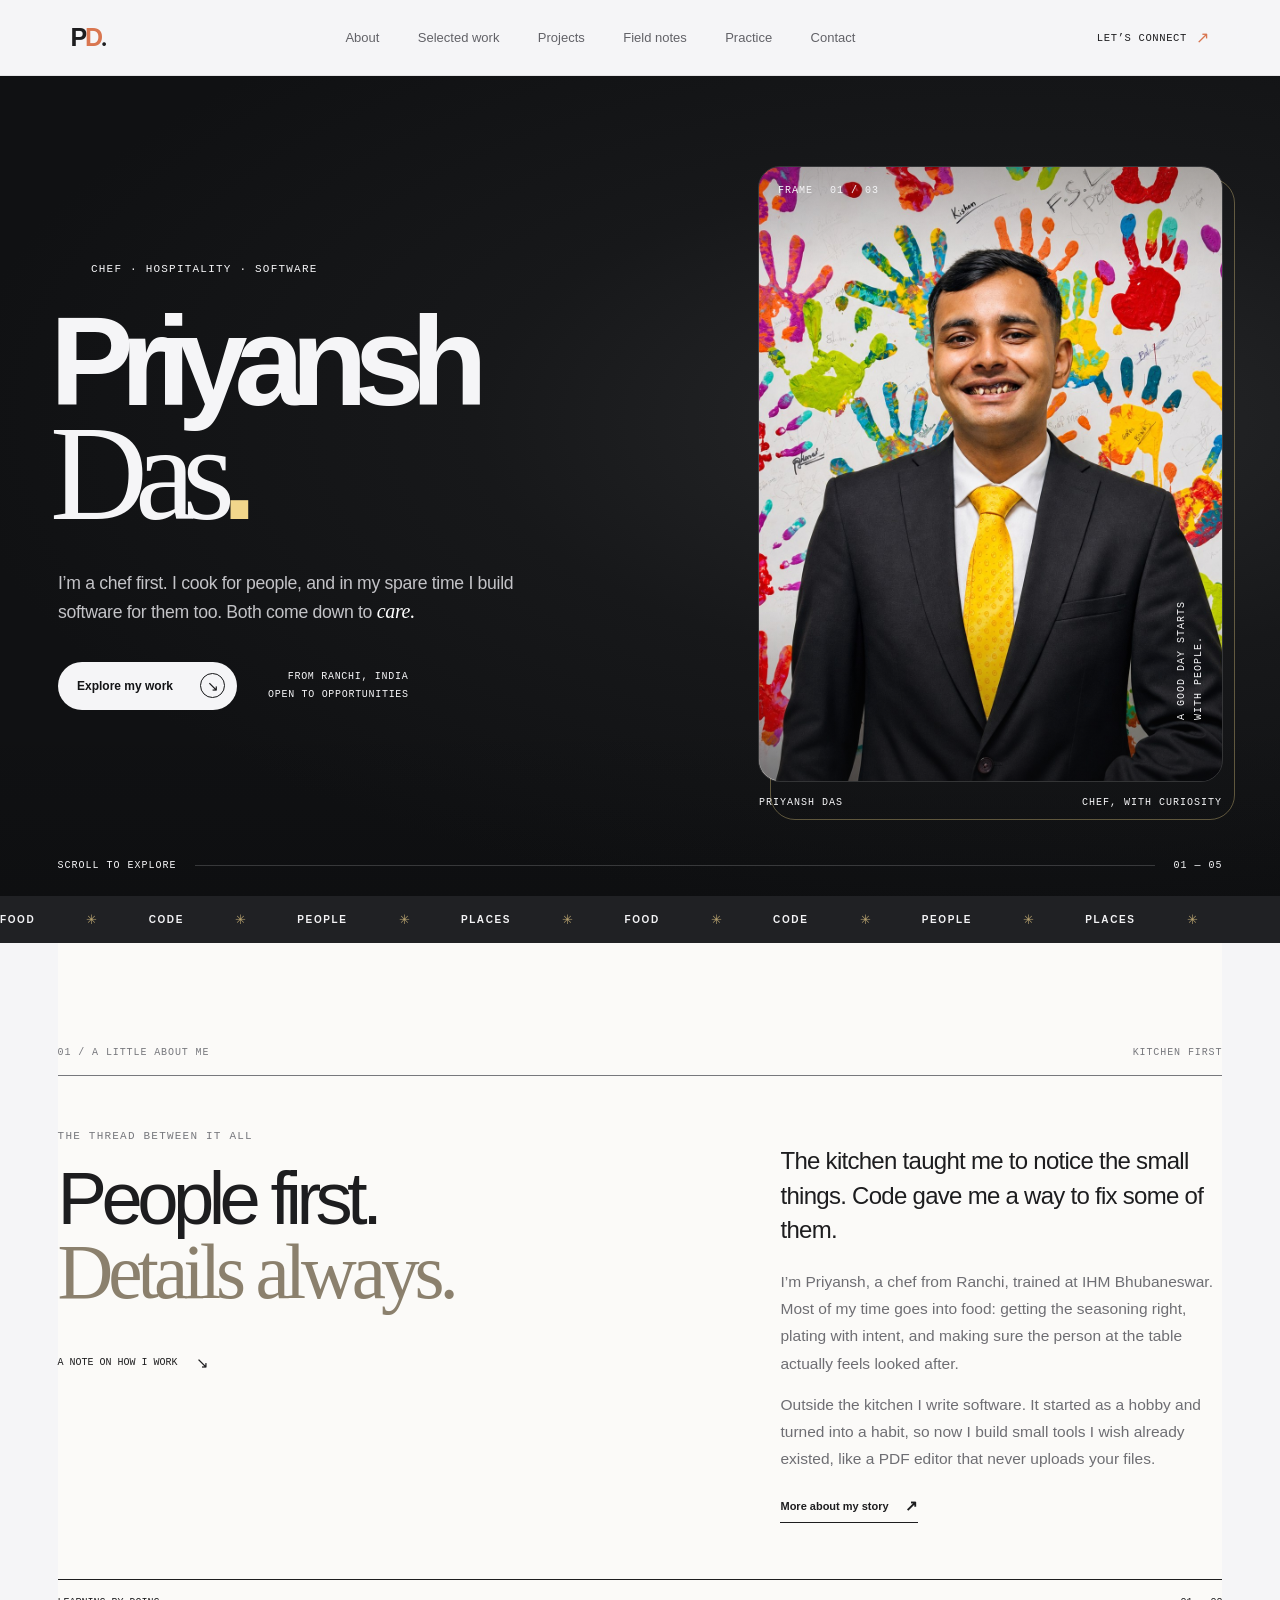
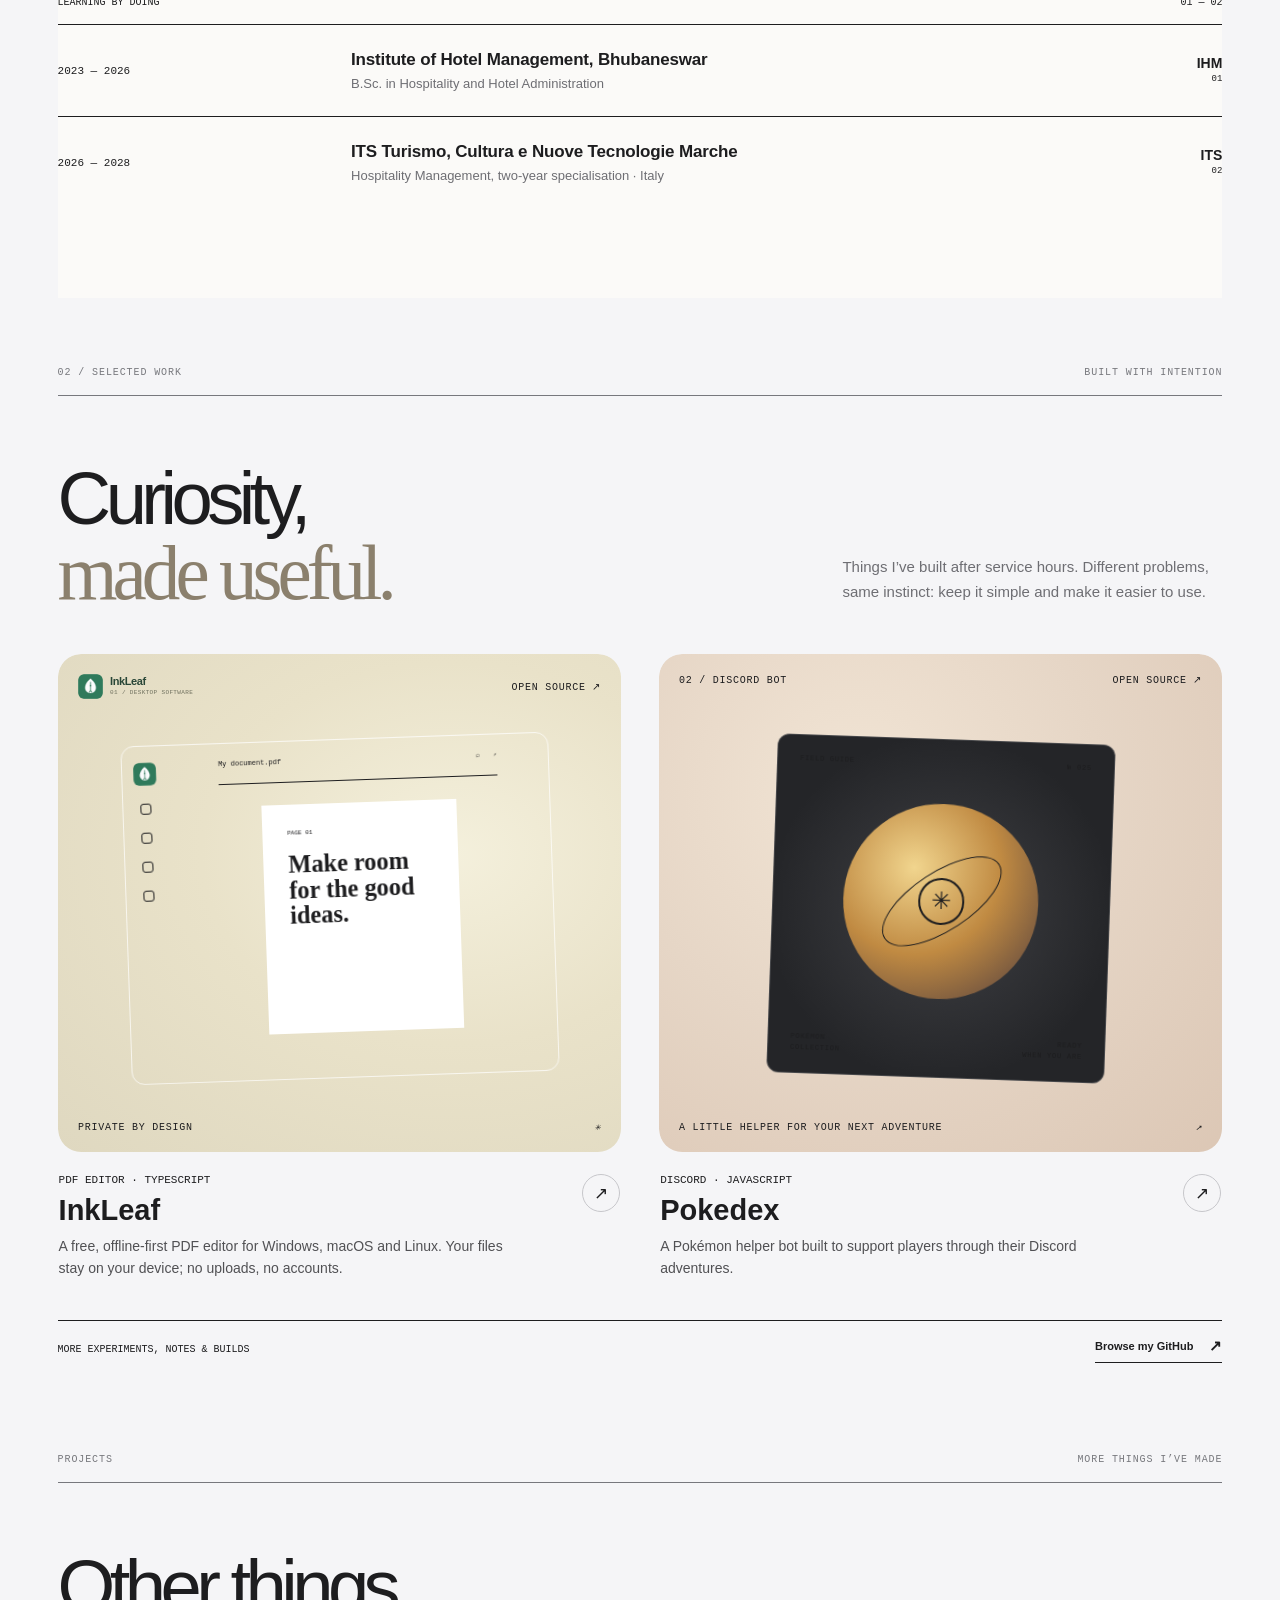
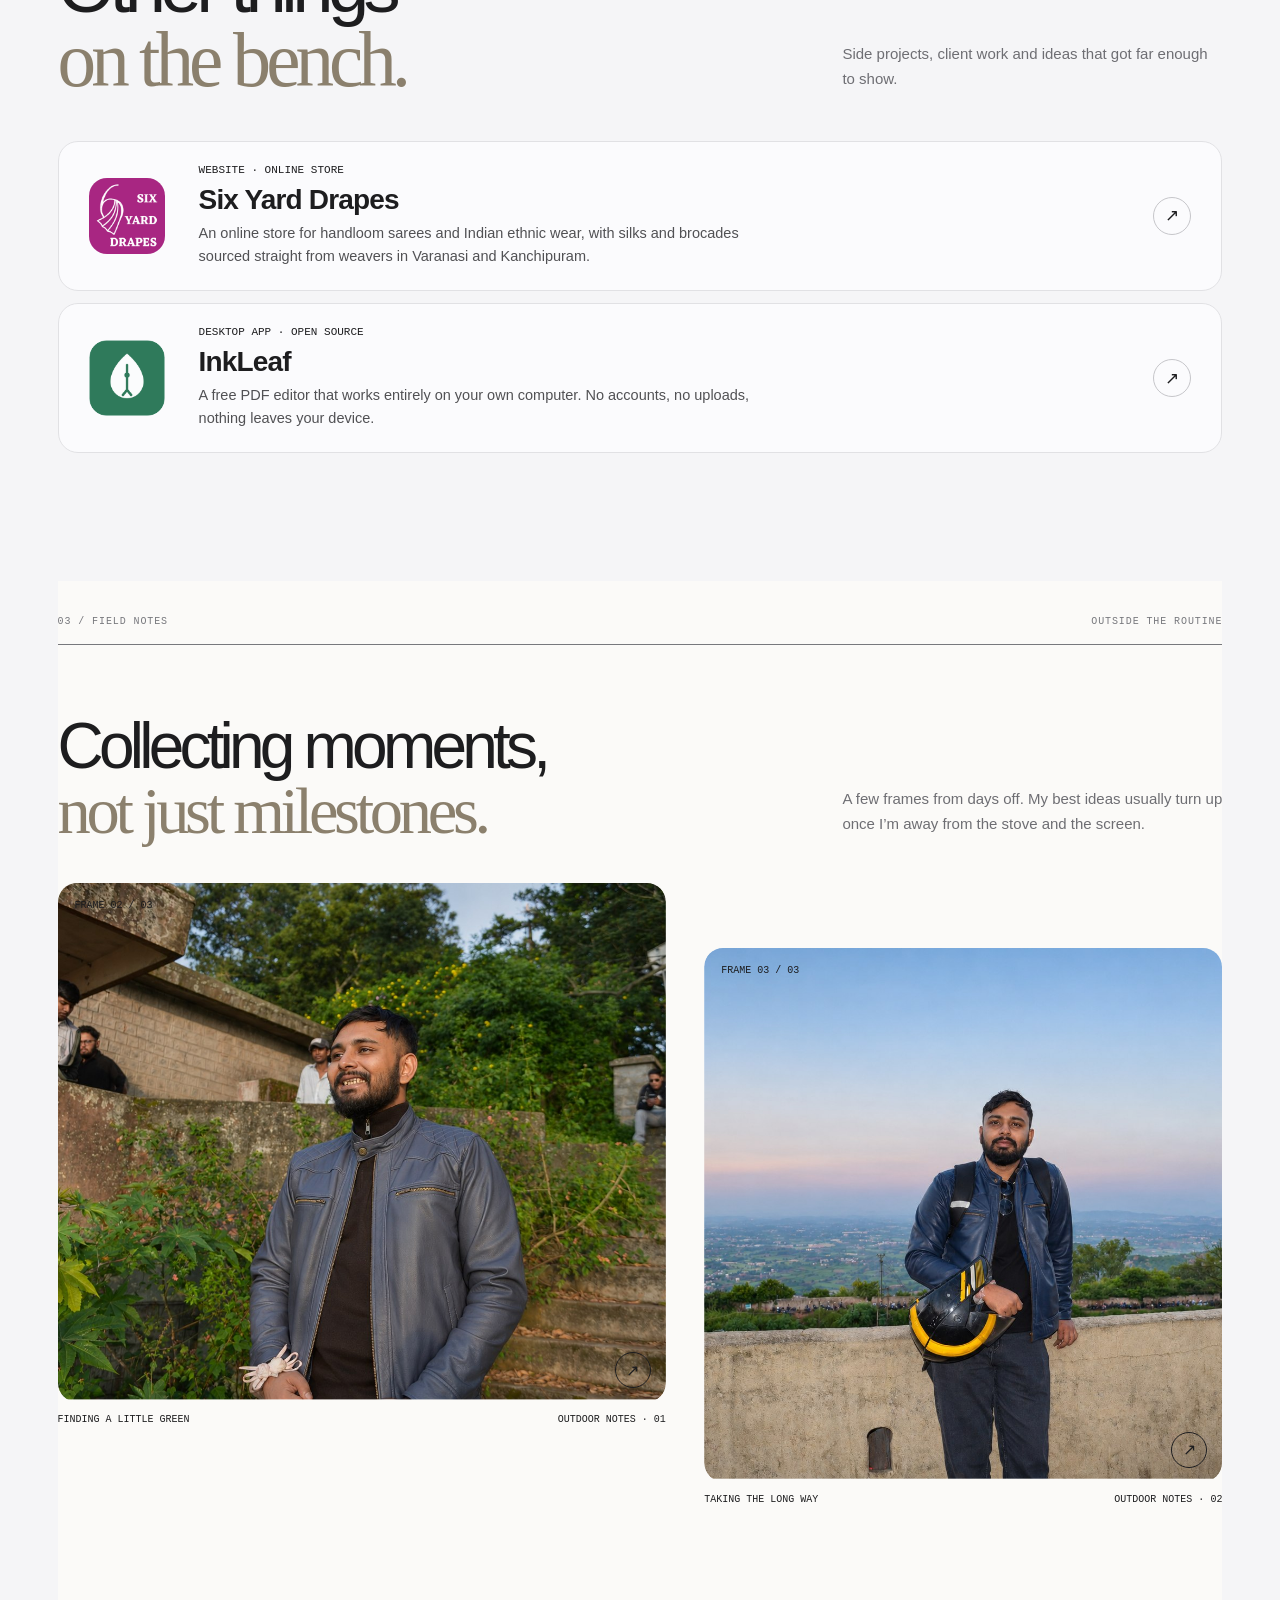
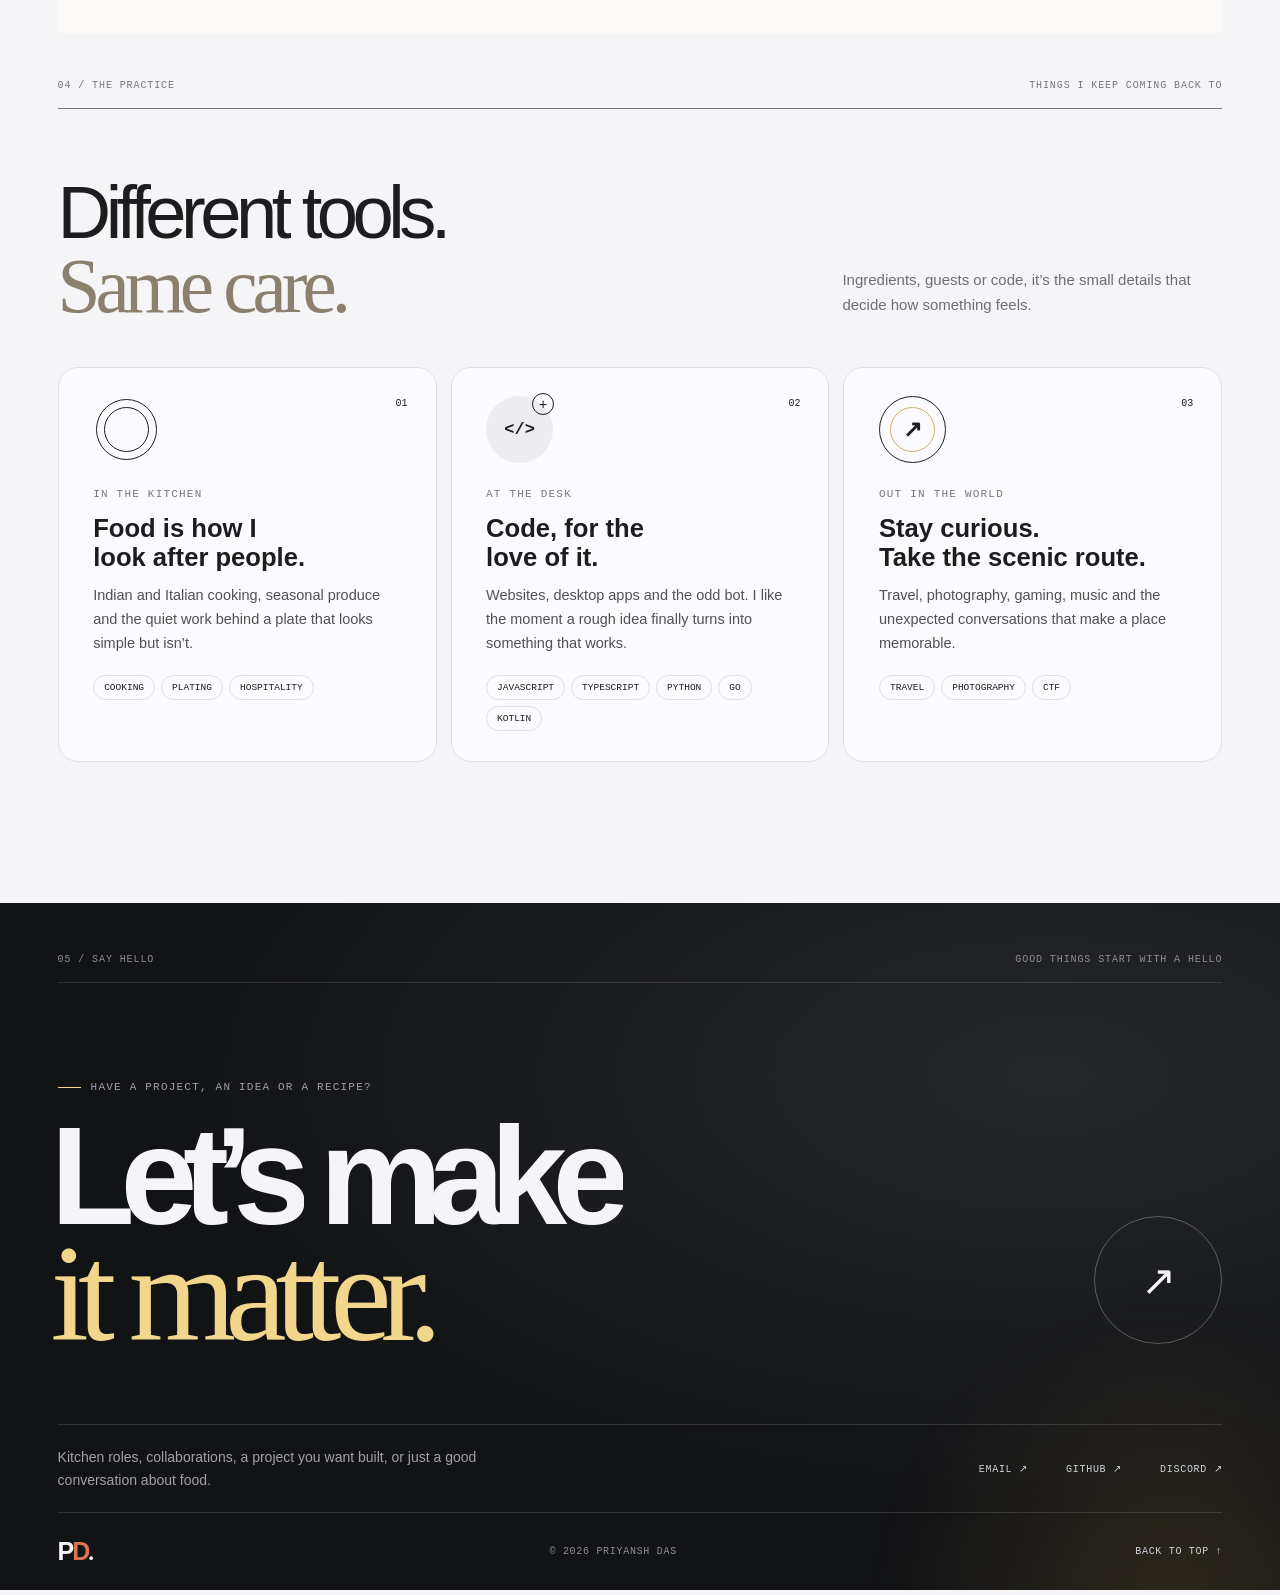
<file: index.html>
<!doctype html>
<!--
  Hidden sections: Projects and Recipes are on the page but switched off.
  To show one, add its name to data-show below, e.g. data-show="recipes"
  or data-show="projects recipes". Leave it empty to keep both hidden.
-->
<html lang="en" data-show="projects">
<head>
  <meta charset="utf-8">
  <meta name="viewport" content="width=device-width, initial-scale=1">
  <meta name="theme-color" content="#17211c">
  <meta name="description" content="Priyansh Das is a chef from India who also builds software. Food, hospitality and code, all made with care.">
  <meta name="author" content="Priyansh Das">
  <link rel="canonical" href="https://priyanshdas.github.io/">
  <link rel="icon" href="assets/favicon.svg" type="image/svg+xml">
  <meta property="og:type" content="website">
  <meta property="og:title" content="Priyansh Das — Chef, Hospitality & Software">
  <meta property="og:description" content="A chef who builds software on the side. Food, people and useful tools, made with care.">
  <meta property="og:url" content="https://priyanshdas.github.io/">
  <meta property="og:image" content="https://priyanshdas.github.io/assets/portrait-editorial.jpg">
  <title>Priyansh Das — Chef, Hospitality &amp; Software</title>
  <link rel="preconnect" href="https://fonts.googleapis.com">
  <link rel="preconnect" href="https://fonts.gstatic.com" crossorigin>
  <link href="https://fonts.googleapis.com/css2?family=DM+Mono:wght@400;500&family=DM+Sans:wght@400;500;600;700&family=Manrope:wght@400;500;600;700;800&family=Playfair+Display:ital,wght@0,500;0,600;1,500;1,600&display=swap" rel="stylesheet">
  <link rel="stylesheet" href="styles-base.css">
  <link rel="stylesheet" href="styles.css">
  <script defer src="script.js"></script>
  <script defer src="motion.js"></script>
</head>
<body>
  <a class="skip-link" href="#main">Skip to content</a>
  <div class="reading-progress" aria-hidden="true"></div>
  <header class="site-header">
    <a class="wordmark" href="#home" aria-label="Priyansh Das, home">P<span>D</span><i>.</i></a>
    <nav class="desktop-nav" aria-label="Main navigation">
      <a href="#about">About</a>
      <a href="#work">Selected work</a>
      <a href="#projects" data-feature="projects">Projects</a>
      <a href="#field-notes">Field notes</a>
      <a href="#practice">Practice</a>
      <a href="#recipes" data-feature="recipes">Recipes</a>
      <a href="#contact">Contact</a>
    </nav>
    <a class="header-link" href="mailto:priyanshdas10092004@gmail.com">LET’S CONNECT <span aria-hidden="true">↗</span></a>
    <button class="menu-toggle" type="button" aria-label="Open navigation" aria-expanded="false" aria-controls="mobile-nav">
      <span></span><span></span>
    </button>
  </header>
  <nav class="mobile-nav" id="mobile-nav" aria-label="Mobile navigation" aria-hidden="true">
    <a href="#about">About <span>01</span></a>
    <a href="#work">Selected work <span>02</span></a>
    <a href="#projects" data-feature="projects">Projects <span>+</span></a>
    <a href="#field-notes">Field notes <span>03</span></a>
    <a href="#practice">Practice <span>04</span></a>
    <a href="#recipes" data-feature="recipes">Recipes <span>+</span></a>
    <a href="#contact">Contact <span>05</span></a>
    <p>CHEF · HOSPITALITY · SOFTWARE</p>
  </nav>

  <main id="main">
    <section class="hero" id="home" aria-labelledby="hero-title">
      <div class="hero-gridmark" aria-hidden="true"></div>
      <div class="hero-inner">
        <div class="hero-copy">
          <p class="eyebrow"><span class="eyebrow-line"></span> CHEF · HOSPITALITY · SOFTWARE</p>
          <h1 id="hero-title">Priyansh<br><em>Das</em><span class="title-dot">.</span></h1>
          <p class="hero-statement">I’m a chef first. I cook for people, and in my spare time I build software for them too. Both come down to <em>care.</em></p>
          <div class="hero-bottom-row">
            <a class="hero-button" href="#work"><span>Explore my work</span><i aria-hidden="true">↘</i></a>
            <span class="hero-location"><b></b> FROM RANCHI, INDIA<br>OPEN TO OPPORTUNITIES</span>
          </div>
        </div>

        <figure class="portrait-wrap" data-tilt>
          <div class="portrait-outline" aria-hidden="true"></div>
          <div class="portrait-frame">
            <img src="assets/portrait-editorial.jpg" alt="Priyansh in a dark suit and yellow tie, in front of a colorful handprint wall" fetchpriority="high">
            <span class="portrait-id">FRAME <b>01 / 03</b></span>
            <span class="portrait-side-note">A GOOD DAY STARTS<br>WITH PEOPLE.</span>
          </div>
          <figcaption><span>PRIYANSH DAS</span><span>CHEF, WITH CURIOSITY</span></figcaption>
        </figure>
      </div>
      <div class="hero-foot"><span>SCROLL TO EXPLORE</span><span class="hero-foot-line"></span><span>01 — 05</span></div>
    </section>

    <div class="ticker" aria-label="Food, code, people and places">
      <div class="ticker-track" aria-hidden="true">
        <span>FOOD</span><i>✳</i><span>CODE</span><i>✳</i><span>PEOPLE</span><i>✳</i><span>PLACES</span><i>✳</i>
        <span>FOOD</span><i>✳</i><span>CODE</span><i>✳</i><span>PEOPLE</span><i>✳</i><span>PLACES</span><i>✳</i>
      </div>
    </div>

    <section class="about section-shell" id="about" aria-labelledby="about-title">
      <div class="section-head"><span>01 / A LITTLE ABOUT ME</span><span>KITCHEN FIRST</span></div>
      <div class="about-layout">
        <div class="about-heading" data-reveal>
          <p class="eyebrow eyebrow-dark">THE THREAD BETWEEN IT ALL</p>
          <h2 id="about-title">People first.<br><em>Details always.</em></h2>
          <span class="about-index">A NOTE ON HOW I WORK <b>↘</b></span>
        </div>
        <div class="about-copy" data-reveal>
          <p class="about-lede">The kitchen taught me to notice the small things. Code gave me a way to fix some of them.</p>
          <p>I’m Priyansh, a chef from Ranchi, trained at IHM Bhubaneswar. Most of my time goes into food: getting the seasoning right, plating with intent, and making sure the person at the table actually feels looked after.</p>
          <p>Outside the kitchen I write software. It started as a hobby and turned into a habit, so now I build small tools I wish already existed, like a PDF editor that never uploads your files.</p>
          <a class="arrow-link" href="https://priyanshdas.github.io/wiki/" target="_blank" rel="noopener noreferrer">More about my story <span>↗</span></a>
        </div>
      </div>
      <div class="education">
        <div class="education-label"><span>LEARNING BY DOING</span><b>01 — 02</b></div>
        <article class="education-item">
          <span class="education-year">2023 — 2026</span>
          <div><h3>Institute of Hotel Management, Bhubaneswar</h3><p>B.Sc. in Hospitality and Hotel Administration</p></div>
          <span class="education-mark">IHM<br><i>01</i></span>
        </article>
        <article class="education-item">
          <span class="education-year">2026 — 2028</span>
          <div><h3>ITS Turismo, Cultura e Nuove Tecnologie Marche</h3><p>Hospitality Management, two-year specialisation · Italy</p></div>
          <span class="education-mark">ITS<br><i>02</i></span>
        </article>
      </div>
    </section>

    <section class="work section-shell" id="work" aria-labelledby="work-title">
      <div class="section-head"><span>02 / SELECTED WORK</span><span>BUILT WITH INTENTION</span></div>
      <div class="work-intro">
        <h2 id="work-title">Curiosity,<br><em>made useful.</em></h2>
        <p>Things I’ve built after service hours. Different problems, same instinct: keep it simple and make it easier to use.</p>
      </div>
      <div class="projects">
        <a class="project project-inkleaf" href="https://priyanshdas.github.io/inkleaf/" target="_blank" rel="noopener noreferrer" data-reveal>
          <div class="project-visual inkleaf-visual">
            <div class="visual-topline"><span class="visual-brand"><img src="assets/inkleaf-icon.png" alt=""><span><b>InkLeaf</b><small>01 / DESKTOP SOFTWARE</small></span></span><span>OPEN SOURCE ↗</span></div>
            <div class="app-window">
              <div class="app-sidebar" aria-hidden="true"><div class="app-brand"><img src="assets/inkleaf-icon.png" alt=""></div><i></i><i></i><i></i><i></i><span></span></div>
              <div class="app-main">
                <div class="app-toolbar"><span>My document.pdf</span><b>⌕ &nbsp; ↗</b></div>
                <div class="app-paper"><span class="paper-label">PAGE 01</span><b>Make room<br>for the good<br>ideas.</b><i></i><i></i><i></i></div>
              </div>
            </div>
            <span class="visual-caption">PRIVATE BY DESIGN <i>✳</i></span>
          </div>
          <div class="project-info">
            <div><p class="project-kicker">PDF EDITOR <span>·</span> TYPESCRIPT</p><h3>InkLeaf</h3><p>A free, offline-first PDF editor for Windows, macOS and Linux. Your files stay on your device; no uploads, no accounts.</p></div>
            <span class="project-arrow" aria-hidden="true">↗</span>
          </div>
        </a>

        <a class="project project-pokedex" href="https://github.com/priyanshdas/Pokedex-Discord" target="_blank" rel="noopener noreferrer" data-reveal>
          <div class="project-visual pokedex-visual">
            <div class="visual-topline"><span>02 / DISCORD BOT</span><span>OPEN SOURCE ↗</span></div>
            <div class="dex-card">
              <div class="dex-header"><span>FIELD GUIDE</span><b>№ 025</b></div>
              <div class="dex-orbit"><span class="dex-sun"></span><span class="dex-ring"></span><span class="dex-dot"></span><b>✳</b></div>
              <div class="dex-footer"><span>POKÉMON<br>COLLECTION</span><span>READY<br>WHEN YOU ARE</span></div>
            </div>
            <span class="visual-caption">A LITTLE HELPER FOR YOUR NEXT ADVENTURE <i>↗</i></span>
          </div>
          <div class="project-info">
            <div><p class="project-kicker">DISCORD <span>·</span> JAVASCRIPT</p><h3>Pokedex</h3><p>A Pokémon helper bot built to support players through their Discord adventures.</p></div>
            <span class="project-arrow" aria-hidden="true">↗</span>
          </div>
        </a>
      </div>
      <div class="work-footer"><span>MORE EXPERIMENTS, NOTES &amp; BUILDS</span><a class="arrow-link" href="https://github.com/priyanshdas" target="_blank" rel="noopener noreferrer">Browse my GitHub <span>↗</span></a></div>
    </section>

    <!-- PROJECTS (hidden until "projects" is in data-show on <html>) -->
    <section class="side-projects section-shell" id="projects" data-feature="projects" aria-labelledby="projects-title">
      <div class="section-head"><span>PROJECTS</span><span>MORE THINGS I’VE MADE</span></div>
      <div class="work-intro">
        <h2 id="projects-title">Other things<br><em>on the bench.</em></h2>
        <p>Side projects, client work and ideas that got far enough to show.</p>
      </div>
      <div class="side-project-list">
        <a class="side-project" href="https://sixyarddrapes.com/" target="_blank" rel="noopener noreferrer" data-reveal>
          <span class="side-project-mark side-project-mark-drapes" aria-hidden="true"><img src="assets/six-yard-drapes-logo.png" alt="" width="76" height="76" loading="lazy"></span>
          <div class="side-project-body">
            <p class="project-kicker">WEBSITE <span>·</span> ONLINE STORE</p>
            <h3>Six Yard Drapes</h3>
            <p>An online store for handloom sarees and Indian ethnic wear, with silks and brocades sourced straight from weavers in Varanasi and Kanchipuram.</p>
          </div>
          <span class="project-arrow" aria-hidden="true">↗</span>
        </a>
        <a class="side-project" href="https://priyanshdas.github.io/inkleaf/" target="_blank" rel="noopener noreferrer" data-reveal>
          <span class="side-project-mark side-project-mark-inkleaf" aria-hidden="true"><img src="assets/inkleaf-icon.png" alt=""></span>
          <div class="side-project-body">
            <p class="project-kicker">DESKTOP APP <span>·</span> OPEN SOURCE</p>
            <h3>InkLeaf</h3>
            <p>A free PDF editor that works entirely on your own computer. No accounts, no uploads, nothing leaves your device.</p>
          </div>
          <span class="project-arrow" aria-hidden="true">↗</span>
        </a>
      </div>
    </section>

    <section class="field-notes section-shell" id="field-notes" aria-labelledby="field-title">
      <div class="section-head"><span>03 / FIELD NOTES</span><span>OUTSIDE THE ROUTINE</span></div>
      <div class="field-heading">
        <h2 id="field-title">Collecting moments,<br><em>not just milestones.</em></h2>
        <p>A few frames from days off. My best ideas usually turn up once I’m away from the stove and the screen.</p>
      </div>
      <div class="photo-grid">
        <figure class="field-photo field-photo-wide" data-reveal>
          <div class="field-image"><img src="assets/field-notes-garden.jpg" alt="Priyansh outdoors beside a stone wall and green hillside" loading="lazy"><span class="photo-number">FRAME 02 / 03</span><span class="photo-arrow" aria-hidden="true">↗</span></div>
          <figcaption><span>FINDING A LITTLE GREEN</span><span>OUTDOOR NOTES · 01</span></figcaption>
        </figure>
        <figure class="field-photo field-photo-tall" data-reveal>
          <div class="field-image"><img src="assets/field-notes-overlook.jpg" alt="Priyansh at a scenic overlook with a black and yellow helmet" loading="lazy"><span class="photo-number">FRAME 03 / 03</span><span class="photo-arrow" aria-hidden="true">↗</span></div>
          <figcaption><span>TAKING THE LONG WAY</span><span>OUTDOOR NOTES · 02</span></figcaption>
        </figure>
      </div>
    </section>

    <section class="practice section-shell" id="practice" aria-labelledby="practice-title">
      <div class="section-head"><span>04 / THE PRACTICE</span><span>THINGS I KEEP COMING BACK TO</span></div>
      <div class="practice-head"><h2 id="practice-title">Different tools.<br><em>Same care.</em></h2><p>Ingredients, guests or code, it’s the small details that decide how something feels.</p></div>
      <div class="practice-grid">
        <article class="practice-card"><span class="practice-no">01</span><div class="practice-icon plate-icon" aria-hidden="true"><i></i><b></b><span></span></div><p class="eyebrow eyebrow-dark">IN THE KITCHEN</p><h3>Food is how I<br>look after people.</h3><p>Indian and Italian cooking, seasonal produce and the quiet work behind a plate that looks simple but isn’t.</p><div class="practice-tags"><span>COOKING</span><span>PLATING</span><span>HOSPITALITY</span></div></article>
        <article class="practice-card"><span class="practice-no">02</span><div class="practice-icon code-icon" aria-hidden="true"><b>&lt;/&gt;</b><i>+</i></div><p class="eyebrow eyebrow-dark">AT THE DESK</p><h3>Code, for the<br>love of it.</h3><p>Websites, desktop apps and the odd bot. I like the moment a rough idea finally turns into something that works.</p><div class="practice-tags"><span>JAVASCRIPT</span><span>TYPESCRIPT</span><span>PYTHON</span><span>GO</span><span>KOTLIN</span></div></article>
        <article class="practice-card"><span class="practice-no">03</span><div class="practice-icon compass-icon" aria-hidden="true"><b>↗</b><i></i><span></span></div><p class="eyebrow eyebrow-dark">OUT IN THE WORLD</p><h3>Stay curious.<br>Take the scenic route.</h3><p>Travel, photography, gaming, music and the unexpected conversations that make a place memorable.</p><div class="practice-tags"><span>TRAVEL</span><span>PHOTOGRAPHY</span><span>CTF</span></div></article>
      </div>
    </section>

    <!-- RECIPES (hidden until "recipes" is in data-show on <html>) -->
    <section class="recipes section-shell" id="recipes" data-feature="recipes" aria-labelledby="recipes-title">
      <div class="section-head"><span>RECIPES</span><span>FROM MY KITCHEN</span></div>
      <div class="practice-head">
        <h2 id="recipes-title">Cooked, tested,<br><em>written down.</em></h2>
        <p>A few dishes I keep coming back to, written so you can make them at home.</p>
      </div>
      <!-- Placeholder cards: swap the text, and replace .recipe-photo with an <img> when you have photos -->
      <div class="recipe-grid">
          <article class="recipe-card" data-reveal>
            <div class="recipe-photo" aria-hidden="true"><span>PHOTO</span></div>
            <div class="recipe-body">
              <p class="project-kicker">COURSE <span>·</span> CUISINE</p>
              <h3>Recipe name</h3>
              <p>One or two lines on the dish: where it comes from, what makes it worth cooking.</p>
              <dl class="recipe-meta"><div><dt>SERVES</dt><dd>—</dd></div><div><dt>PREP</dt><dd>—</dd></div><div><dt>COOK</dt><dd>—</dd></div></dl>
            </div>
          </article>
          <article class="recipe-card" data-reveal>
            <div class="recipe-photo" aria-hidden="true"><span>PHOTO</span></div>
            <div class="recipe-body">
              <p class="project-kicker">COURSE <span>·</span> CUISINE</p>
              <h3>Recipe name</h3>
              <p>One or two lines on the dish: where it comes from, what makes it worth cooking.</p>
              <dl class="recipe-meta"><div><dt>SERVES</dt><dd>—</dd></div><div><dt>PREP</dt><dd>—</dd></div><div><dt>COOK</dt><dd>—</dd></div></dl>
            </div>
          </article>
          <article class="recipe-card" data-reveal>
            <div class="recipe-photo" aria-hidden="true"><span>PHOTO</span></div>
            <div class="recipe-body">
              <p class="project-kicker">COURSE <span>·</span> CUISINE</p>
              <h3>Recipe name</h3>
              <p>One or two lines on the dish: where it comes from, what makes it worth cooking.</p>
              <dl class="recipe-meta"><div><dt>SERVES</dt><dd>—</dd></div><div><dt>PREP</dt><dd>—</dd></div><div><dt>COOK</dt><dd>—</dd></div></dl>
            </div>
          </article>
      </div>
    </section>

    <section class="contact" id="contact" aria-labelledby="contact-title">
      <div class="contact-shell">
        <div class="section-head section-head-light"><span>05 / SAY HELLO</span><span>GOOD THINGS START WITH A HELLO</span></div>
        <div class="contact-main">
          <div><p class="eyebrow"><span class="eyebrow-line"></span> HAVE A PROJECT, AN IDEA OR A RECIPE?</p><h2 id="contact-title">Let’s make<br><em>it matter.</em></h2></div>
          <a class="contact-button" href="mailto:priyanshdas10092004@gmail.com" aria-label="Email Priyansh Das"><span>↗</span></a>
        </div>
        <div class="contact-footer">
          <p>Kitchen roles, collaborations, a project you want built, or just a good conversation about food.</p>
          <div class="contact-links"><a href="mailto:priyanshdas10092004@gmail.com">EMAIL ↗</a><a href="https://github.com/priyanshdas" target="_blank" rel="noopener noreferrer">GITHUB ↗</a><a href="https://discordapp.com/users/839930849701003335" target="_blank" rel="noopener noreferrer">DISCORD ↗</a></div>
        </div>
        <footer><a class="wordmark footer-mark" href="#home" aria-label="Back to top">P<span>D</span><i>.</i></a><span>© <span id="year">2026</span> PRIYANSH DAS</span><a class="back-top" href="#home">BACK TO TOP ↑</a></footer>
      </div>
    </section>
  </main>
</body>
</html>
</file>
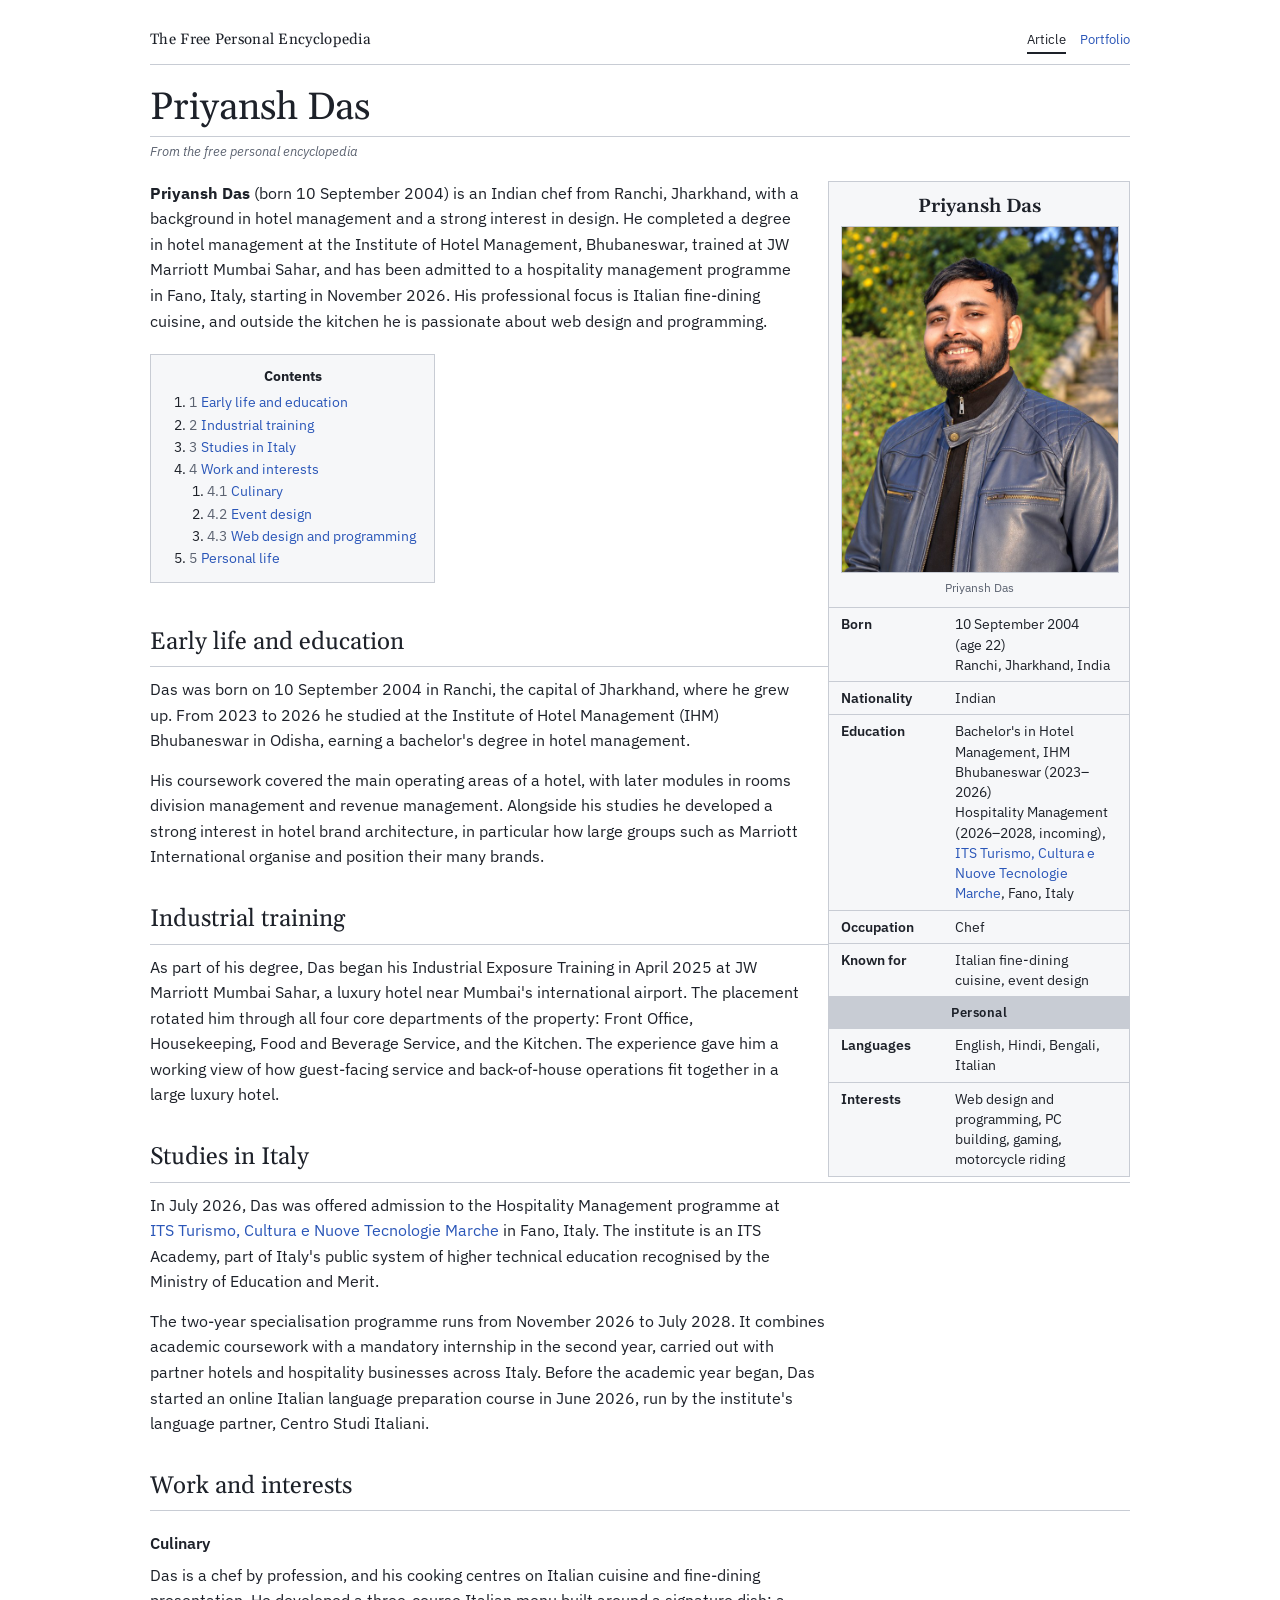
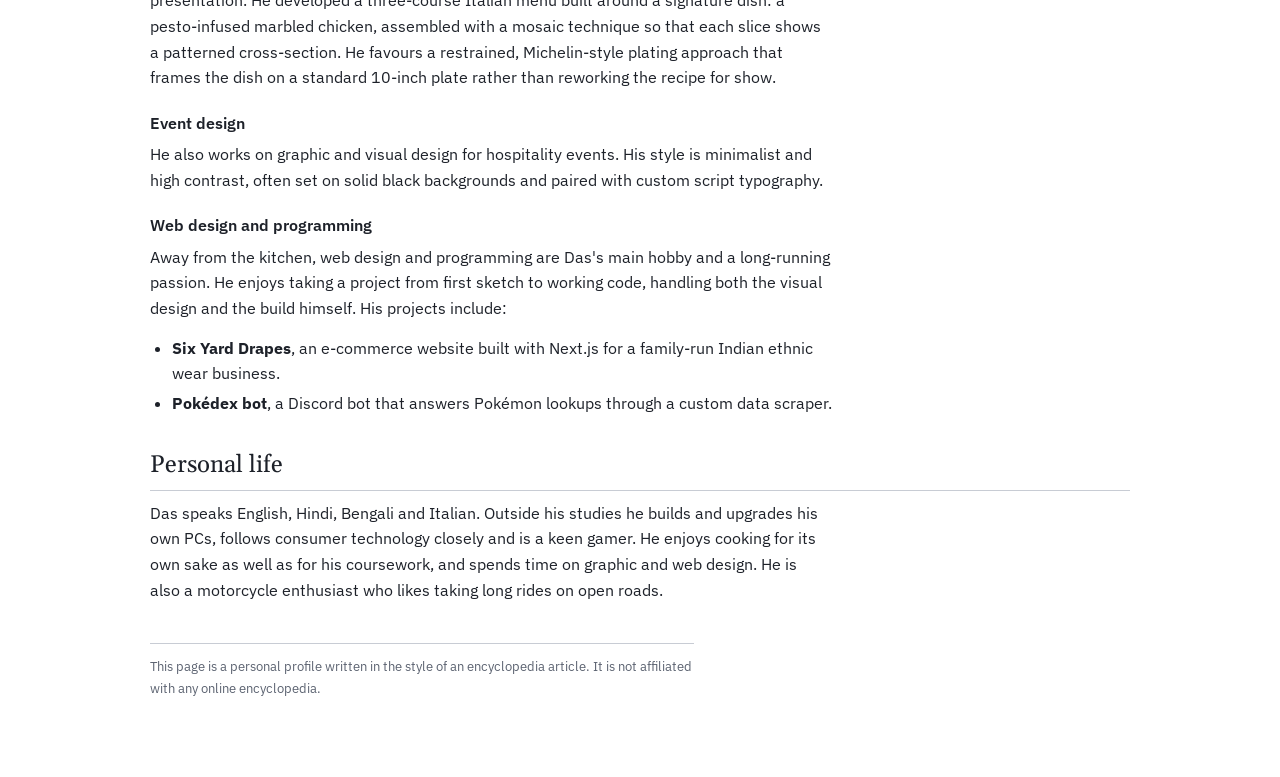
<file: wiki/index.html>
<!DOCTYPE html>
<html lang="en">
<head>
  <meta charset="utf-8">
  <meta name="viewport" content="width=device-width, initial-scale=1">
  <title>Priyansh Das – Chef</title>
  <meta name="description" content="Priyansh Das is an Indian chef from Ranchi, trained at IHM Bhubaneswar and JW Marriott Mumbai Sahar, studying Hospitality Management at ITS Marche in Fano, Italy.">
  <link rel="canonical" href="https://priyanshdas.github.io/wiki/">
  <meta property="og:type" content="profile">
  <meta property="og:title" content="Priyansh Das – Chef">
  <meta property="og:description" content="Chef from Ranchi, India. IHM Bhubaneswar graduate, JW Marriott Mumbai Sahar trainee, Hospitality Management at ITS Marche, Italy.">
  <meta property="og:image" content="https://priyanshdas.github.io/wiki/priyansh-das.jpg">
  <meta property="og:url" content="https://priyanshdas.github.io/wiki/">
  <link rel="icon" href="priyansh-das.jpg">
  <script type="application/ld+json">
  {
    "@context": "https://schema.org",
    "@type": "Person",
    "name": "Priyansh Das",
    "birthDate": "2004-09-10",
    "birthPlace": "Ranchi, Jharkhand, India",
    "jobTitle": "Chef",
    "image": "https://priyanshdas.github.io/wiki/priyansh-das.jpg",
    "url": "https://priyanshdas.github.io/wiki/",
    "alumniOf": "Institute of Hotel Management, Bhubaneswar",
    "knowsLanguage": ["English", "Hindi", "Bengali", "Italian"],
    "sameAs": ["https://github.com/priyanshdas", "https://priyanshdas.github.io/"]
  }
  </script>
<link rel="preconnect" href="https://fonts.googleapis.com">
<link rel="preconnect" href="https://fonts.gstatic.com" crossorigin>
<link rel="stylesheet" href="https://fonts.googleapis.com/css2?family=Gelasio:ital,wght@0,400;0,600;1,400&family=IBM+Plex+Sans:ital,wght@0,400;0,500;0,600;1,400&display=swap">
<style>
/* Layout: encyclopedia article. Narrow reading column, infobox floated right on wide screens, stacked on top on phones. */
:root {
  --bg: #ffffff;
  --fg: #1d2129;
  --muted: #5b6270;
  --rule: #c8ccd4;
  --panel: #f6f7f9;
  --link: #2a56b8;
  --font-head: "Gelasio", Georgia, "Times New Roman", serif;
  --font-body: "IBM Plex Sans", "Segoe UI", system-ui, sans-serif;
}
@media (prefers-color-scheme: dark) {
  :root:not([data-theme="light"]) {
    --bg: #15171c; --fg: #e3e6ec; --muted: #9aa1ae; --rule: #343844;
    --panel: #1d2027; --link: #8fb0f2; color-scheme: dark;
  }
}
:root[data-theme="dark"] {
  --bg: #15171c; --fg: #e3e6ec; --muted: #9aa1ae; --rule: #343844;
  --panel: #1d2027; --link: #8fb0f2; color-scheme: dark;
}

body { background: var(--bg); color: var(--fg); font-family: var(--font-body); font-size: 15.5px; line-height: 1.65; }
.page { max-width: 980px; margin: 0 auto; padding-inline: 20px; padding-block: 28px 64px; }

.masthead { display: flex; justify-content: space-between; align-items: baseline; flex-wrap: wrap; gap: 6px 16px; font-size: 12.5px; color: var(--muted); border-bottom: 1px solid var(--rule); padding-bottom: 10px; }
.masthead .site { font-family: var(--font-head); font-size: 15px; color: var(--fg); letter-spacing: .02em; }
.tabs { display: flex; gap: 14px; }
.tabs span:first-child { color: var(--fg); border-bottom: 2px solid var(--fg); padding-bottom: 2px; }

h1 { font-family: var(--font-head); font-weight: 400; font-size: clamp(30px, 6vw, 38px); line-height: 1.15; margin: 22px 0 4px; border-bottom: 1px solid var(--rule); padding-bottom: 6px; text-wrap: balance; }
.from { font-size: 13px; color: var(--muted); margin: 0 0 18px; font-style: italic; }

article::after { content: ""; display: table; clear: both; }
article p { max-width: 68ch; margin: 0 0 14px; }

h2 { font-family: var(--font-head); font-weight: 400; font-size: 24px; margin: 30px 0 10px; padding-bottom: 4px; border-bottom: 1px solid var(--rule); text-wrap: balance; }
h3 { font-size: 15.5px; font-weight: 600; margin: 20px 0 6px; }

a { color: var(--link); text-decoration: none; }
a:hover, a:focus-visible { text-decoration: underline; }
a:focus-visible { outline: 2px solid var(--link); outline-offset: 2px; }

/* Infobox */
.infobox { float: right; width: 300px; margin: 0 0 18px 26px; background: var(--panel); border: 1px solid var(--rule); font-size: 13.5px; line-height: 1.5; }
.infobox .name { font-family: var(--font-head); font-size: 19px; text-align: center; padding: 10px 12px 6px; font-weight: 600; }
.photo { margin: 0 12px; aspect-ratio: 4 / 5; max-width: 100%; display: grid; place-items: center; background: var(--bg); border: 1px dashed var(--rule); color: var(--muted); text-align: center; }
.photo .initials { font-family: var(--font-head); font-size: 54px; color: var(--fg); line-height: 1; }
.photo small { display: block; font-size: 11.5px; margin-top: 8px; }
.photo-img { display: block; width: calc(100% - 24px); max-width: 100%; height: auto; margin: 0 12px; border: 1px solid var(--rule); }
@media (max-width: 720px) { .photo-img { max-width: 260px; margin: 0 auto; } }
.caption { text-align: center; font-size: 12px; color: var(--muted); padding: 6px 12px 10px; }
.infobox table { width: 100%; border-collapse: collapse; }
.infobox th, .infobox td { text-align: left; vertical-align: top; padding: 6px 12px; border-top: 1px solid var(--rule); }
.infobox th { width: 38%; font-weight: 600; }
.infobox .band { text-align: center; background: var(--rule); font-weight: 600; font-size: 12.5px; letter-spacing: .04em; }

/* Contents */
.toc { display: inline-block; background: var(--panel); border: 1px solid var(--rule); padding: 10px 18px 12px; margin: 6px 0 10px; font-size: 13.5px; }
.toc strong { display: block; text-align: center; margin-bottom: 4px; }
.toc ol { margin: 0; padding-left: 20px; }
.toc ol ol { padding-left: 18px; }
.toc .n { color: var(--muted); margin-right: 4px; font-variant-numeric: tabular-nums; }

ul.plain { margin: 0 0 14px; padding-left: 22px; max-width: 68ch; }
ul.plain li { margin-bottom: 4px; }

.note { font-size: 13px; color: var(--muted); border-top: 1px solid var(--rule); margin-top: 40px; padding-top: 12px; }

@media (max-width: 720px) {
  .infobox { float: none; width: 100%; margin: 0 0 20px; }
  .photo { max-width: 240px; margin: 0 auto; }
}
</style>
  <style>body{margin:0}</style>
</head>
<body>
<div class="page">
  <header class="masthead">
    <span class="site">The Free Personal Encyclopedia</span>
    <nav class="tabs" aria-label="Site"><span>Article</span><a href="../">Portfolio</a></nav>
  </header>

  <h1>Priyansh Das</h1>
  <p class="from">From the free personal encyclopedia</p>

  <article>
    <aside class="infobox" aria-label="Summary">
      <div class="name">Priyansh Das</div>
      <img class="photo-img" src="priyansh-das.jpg" alt="Priyansh Das smiling outdoors in a grey leather jacket" width="640" height="800">
      <div class="caption">Priyansh Das</div>
      <table>
        <tr><th scope="row">Born</th><td>10 September 2004<br>(age 22)<br>Ranchi, Jharkhand, India</td></tr>
        <tr><th scope="row">Nationality</th><td>Indian</td></tr>
        <tr><th scope="row">Education</th><td>Bachelor's in Hotel Management, IHM Bhubaneswar (2023–2026)<br>Hospitality Management (2026–2028, incoming), <a href="https://www.itsturismomarche.it/" target="_blank" rel="noopener">ITS Turismo, Cultura e Nuove Tecnologie Marche</a>, Fano, Italy</td></tr>
        <tr><th scope="row">Occupation</th><td>Chef</td></tr>
        <tr><th scope="row">Known for</th><td>Italian fine-dining cuisine, event design</td></tr>
        <tr><td colspan="2" class="band">Personal</td></tr>
        <tr><th scope="row">Languages</th><td>English, Hindi, Bengali, Italian</td></tr>
        <tr><th scope="row">Interests</th><td>Web design and programming, PC building, gaming, motorcycle riding</td></tr>
      </table>
    </aside>

    <p><b>Priyansh Das</b> (born 10 September 2004) is an Indian chef from Ranchi, Jharkhand, with a background in hotel management and a strong interest in design. He completed a degree in hotel management at the Institute of Hotel Management, Bhubaneswar, trained at JW Marriott Mumbai Sahar, and has been admitted to a hospitality management programme in Fano, Italy, starting in November 2026. His professional focus is Italian fine-dining cuisine, and outside the kitchen he is passionate about web design and programming.</p>

    <nav class="toc" aria-label="Contents">
      <strong>Contents</strong>
      <ol>
        <li><a href="#early-life"><span class="n">1</span>Early life and education</a></li>
        <li><a href="#training"><span class="n">2</span>Industrial training</a></li>
        <li><a href="#italy"><span class="n">3</span>Studies in Italy</a></li>
        <li><a href="#work"><span class="n">4</span>Work and interests</a>
          <ol>
            <li><a href="#culinary"><span class="n">4.1</span>Culinary</a></li>
            <li><a href="#design"><span class="n">4.2</span>Event design</a></li>
            <li><a href="#web"><span class="n">4.3</span>Web design and programming</a></li>
          </ol>
        </li>
        <li><a href="#personal"><span class="n">5</span>Personal life</a></li>
      </ol>
    </nav>

    <h2 id="early-life">Early life and education</h2>
    <p>Das was born on 10 September 2004 in Ranchi, the capital of Jharkhand, where he grew up. From 2023 to 2026 he studied at the Institute of Hotel Management (IHM) Bhubaneswar in Odisha, earning a bachelor's degree in hotel management.</p>
    <p>His coursework covered the main operating areas of a hotel, with later modules in rooms division management and revenue management. Alongside his studies he developed a strong interest in hotel brand architecture, in particular how large groups such as Marriott International organise and position their many brands.</p>

    <h2 id="training">Industrial training</h2>
    <p>As part of his degree, Das began his Industrial Exposure Training in April 2025 at JW Marriott Mumbai Sahar, a luxury hotel near Mumbai's international airport. The placement rotated him through all four core departments of the property: Front Office, Housekeeping, Food and Beverage Service, and the Kitchen. The experience gave him a working view of how guest-facing service and back-of-house operations fit together in a large luxury hotel.</p>

    <h2 id="italy">Studies in Italy</h2>
    <p>In July 2026, Das was offered admission to the Hospitality Management programme at <a href="https://www.itsturismomarche.it/" target="_blank" rel="noopener">ITS Turismo, Cultura e Nuove Tecnologie Marche</a> in Fano, Italy. The institute is an ITS Academy, part of Italy's public system of higher technical education recognised by the Ministry of Education and Merit.</p>
<p>The two-year specialisation programme runs from November 2026 to July 2028. It combines academic coursework with a mandatory internship in the second year, carried out with partner hotels and hospitality businesses across Italy. Before the academic year began, Das started an online Italian language preparation course in June 2026, run by the institute's language partner, Centro Studi Italiani.</p>

    <h2 id="work">Work and interests</h2>
    <h3 id="culinary">Culinary</h3>
    <p>Das is a chef by profession, and his cooking centres on Italian cuisine and fine-dining presentation. He developed a three-course Italian menu built around a signature dish: a pesto-infused marbled chicken, assembled with a mosaic technique so that each slice shows a patterned cross-section. He favours a restrained, Michelin-style plating approach that frames the dish on a standard 10-inch plate rather than reworking the recipe for show.</p>

    <h3 id="design">Event design</h3>
    <p>He also works on graphic and visual design for hospitality events. His style is minimalist and high contrast, often set on solid black backgrounds and paired with custom script typography.</p>

    <h3 id="web">Web design and programming</h3>
    <p>Away from the kitchen, web design and programming are Das's main hobby and a long-running passion. He enjoys taking a project from first sketch to working code, handling both the visual design and the build himself. His projects include:</p>
    <ul class="plain">
      <li><b>Six Yard Drapes</b>, an e-commerce website built with Next.js for a family-run Indian ethnic wear business.</li>
      <li><b>Pokédex bot</b>, a Discord bot that answers Pokémon lookups through a custom data scraper.</li>
    </ul>

    <h2 id="personal">Personal life</h2>
    <p>Das speaks English, Hindi, Bengali and Italian. Outside his studies he builds and upgrades his own PCs, follows consumer technology closely and is a keen gamer. He enjoys cooking for its own sake as well as for his coursework, and spends time on graphic and web design. He is also a motorcycle enthusiast who likes taking long rides on open roads.</p>

    <p class="note">This page is a personal profile written in the style of an encyclopedia article. It is not affiliated with any online encyclopedia.</p>
  </article>
</div>
</body>
</html>
</file>
<file: styles-base.css>
/* Layout foundation */
* { box-sizing: border-box; }
html { scroll-behavior: smooth; scroll-padding-top: 84px; }
body { margin: 0; overflow-x: clip; font-family: var(--sans, Arial, sans-serif); -webkit-font-smoothing: antialiased; }
img { display: block; max-width: 100%; }
a { color: inherit; text-decoration: none; }
button { font: inherit; }
.skip-link { position: fixed; z-index: 1000; top: 10px; left: 10px; transform: translateY(-160%); padding: 12px 16px; }
.skip-link:focus { transform: translateY(0); }

.site-header { position: sticky; z-index: 100; top: 0; height: 76px; padding: 0 clamp(22px,5.5vw,84px); display: flex; justify-content: space-between; align-items: center; border-bottom: 1px solid; }
.wordmark { display: inline-flex; align-items: baseline; gap: 1px; font: 800 25px/1 var(--display, Arial); letter-spacing: -.12em; }
.wordmark span { color: var(--orange); }
.wordmark i { font: normal 700 23px/1 var(--serif, Georgia); }
.desktop-nav { display: flex; align-items: center; gap: clamp(22px,3vw,45px); }
.desktop-nav a { position: relative; padding: 10px 0; font-size: 12px; }
.desktop-nav a::after { position: absolute; content: ""; left: 0; right: 100%; bottom: 3px; height: 1px; transition: right .28s; }
.desktop-nav a:hover::after, .desktop-nav a.is-active::after { right: 0; }
.header-link { display: flex; align-items: center; gap: 9px; padding: 11px 0; font: 500 9px var(--mono, monospace); }
.header-link span { font: 16px var(--sans, Arial); }
.menu-toggle, .mobile-nav { display: none; }

.hero { position: relative; overflow: hidden; isolation: isolate; }
.hero-inner { width: var(--page); max-width: 1380px; min-height: min(740px,calc(100svh - 148px)); margin: 0 auto; padding: clamp(62px,7vw,105px) 0 83px; display: grid; grid-template-columns: minmax(0,1.05fr) minmax(330px,.85fr); align-items: center; gap: clamp(42px,8vw,126px); }
.hero-copy { position: relative; z-index: 2; }
.eyebrow { display: flex; align-items: center; gap: 10px; margin: 0; font: 9px var(--mono,monospace); letter-spacing: .11em; }
.eyebrow-line { display: block; width: 23px; height: 1px; }
.hero h1 { margin: 37px 0 25px -8px; font: 600 clamp(76px,9.8vw,138px)/.79 var(--display,Arial); letter-spacing: -.105em; }
.hero h1 em { font: 500 1.08em/.92 var(--serif,Georgia); letter-spacing: -.095em; }
.hero-statement { max-width: 450px; margin: 34px 0 0; font-size: clamp(15px,1.38vw,19px); line-height: 1.62; }
.hero-statement em { font: italic 500 1.13em var(--serif,Georgia); }
.hero-bottom-row { display: flex; align-items: center; gap: 31px; margin-top: 36px; }
.hero-button { min-height: 48px; padding: 0 12px 0 19px; display: inline-flex; align-items: center; gap: 27px; font-size: 12px; font-weight: 600; }
.hero-button i { width: 25px; height: 25px; display: grid; place-items: center; border: 1px solid; border-radius: 50%; font: normal 14px var(--sans,Arial); }
.hero-location { font: 8px/1.85 var(--mono,monospace); letter-spacing: .07em; }
.hero-location b { display: inline-block; width: 6px; height: 6px; margin: 0 7px 1px 0; border-radius: 50%; }
.portrait-wrap { position: relative; z-index: 1; width: 100%; max-width: 465px; justify-self: end; margin: 0; transform-style: preserve-3d; }
.portrait-outline { position: absolute; inset: 12px -12px -12px 12px; border: 1px solid; }
.portrait-frame { position: relative; overflow: hidden; aspect-ratio: .755; }
.portrait-frame img { width: 100%; height: 100%; object-fit: cover; object-position: center 32%; }
.portrait-frame::after { position: absolute; content: ""; inset: 0; pointer-events: none; }
.portrait-id, .portrait-side-note { position: absolute; z-index: 1; font: 8px var(--mono,monospace); letter-spacing: .1em; }
.portrait-id { top: 18px; left: 19px; display: flex; gap: 17px; }
.portrait-id b { font-weight: 400; }
.portrait-side-note { right: 15px; bottom: 61px; writing-mode: vertical-rl; transform: rotate(180deg); line-height: 1.7; }
.portrait-wrap figcaption { display: flex; justify-content: space-between; padding: 15px 1px 0; font: 8px var(--mono,monospace); letter-spacing: .1em; }
.portrait-badge { position: absolute; z-index: 2; bottom: 48px; left: -42px; width: 78px; height: 78px; display: flex; flex-direction: column; justify-content: center; align-items: center; gap: 2px; border: 1px solid; border-radius: 50%; font: 8px var(--mono,monospace); letter-spacing: .12em; }
.portrait-badge span:first-child { font: 800 17px var(--display,Arial); letter-spacing: -.1em; }
.portrait-badge i { font: normal 13px var(--sans,Arial); }
.hero-foot { position: absolute; right: 4.5vw; bottom: 25px; left: 4.5vw; display: flex; align-items: center; gap: 18px; font: 8px var(--mono,monospace); letter-spacing: .1em; }
.hero-foot-line { flex: 1; height: 1px; }

.ticker { overflow: hidden; padding: 16px 0; }
.ticker-track { width: max-content; display: flex; align-items: center; gap: clamp(22px,4vw,58px); animation: ticker 42s linear infinite; }
.ticker-track span { font: 600 10px var(--display,Arial); letter-spacing: .16em; }
.ticker-track i { font: normal 13px var(--sans,Arial); }
@keyframes ticker { to { transform: translateX(-50%); } }

.section-shell, .contact-shell { width: var(--page); max-width: 1320px; margin: 0 auto; }
.section-head { display: flex; justify-content: space-between; gap: 16px; padding: 17px 0; border-bottom: 1px solid; font: 8px var(--mono,monospace); letter-spacing: .09em; }
.about { padding: clamp(76px,9vw,130px) 0 clamp(88px,10vw,148px); }
.about-layout { display: grid; grid-template-columns: minmax(0,1.05fr) minmax(280px,.78fr); gap: clamp(55px,10vw,155px); padding: clamp(53px,7vw,96px) 0 70px; }
.about-heading { align-self: start; }
.about-heading h2, .work-intro h2, .field-heading h2, .practice-head h2 { margin: 20px 0 0; font: 500 clamp(44px,5.8vw,78px)/.99 var(--display,Arial); letter-spacing: -.075em; }
.about-heading h2 em, .work-intro h2 em, .field-heading h2 em, .practice-head h2 em { font: 500 1.04em/.98 var(--serif,Georgia); letter-spacing: -.065em; }
.about-index { display: flex; align-items: center; gap: 18px; margin-top: 43px; font: 8px var(--mono,monospace); }
.about-index b { font: 15px var(--sans,Arial); }
.about-copy { align-self: center; padding-top: 14px; }
.about-lede { margin: 0 0 20px; font: 500 clamp(18px,1.9vw,24px)/1.45 var(--display,Arial); letter-spacing: -.03em; }
.about-copy > p:not(.about-lede) { max-width: 470px; margin: 0; font-size: 13px; line-height: 1.9; }
.arrow-link { display: inline-flex; align-items: center; gap: 16px; margin-top: 25px; padding-bottom: 7px; border-bottom: 1px solid; font-size: 11px; font-weight: 600; }
.arrow-link span { font-size: 15px; transition: transform .2s; }
.arrow-link:hover span { transform: translate(3px,-3px); }
.education { padding-top: 1px; border-top: 1px solid; }
.education-label { display: flex; justify-content: space-between; padding: 16px 0; font: 8px var(--mono,monospace); }
.education-label b { font-weight: 400; }
.education-item { display: grid; grid-template-columns: minmax(130px,.35fr) 1fr 70px; align-items: center; min-height: 92px; gap: 20px; border-top: 1px solid; }
.education-year { font: 9px var(--mono,monospace); }
.education-item h3 { margin: 0 0 6px; font: 600 15px var(--display,Arial); }
.education-item p { margin: 0; font-size: 11px; }
.education-mark { justify-self: end; font: 700 14px/.9 var(--display,Arial); text-align: right; }
.education-mark i { font: 9px var(--mono,monospace); }
.work { padding: 42px 0 clamp(92px,10vw,152px); }
.work-intro { display: flex; align-items: end; justify-content: space-between; gap: 36px; padding: clamp(48px,6vw,83px) 0 42px; }
.work-intro h2 { margin: 0; }
.work-intro > p, .field-heading > p, .practice-head > p { max-width: 330px; margin: 0 0 7px; font-size: 13px; line-height: 1.8; }
.projects { display: grid; grid-template-columns: repeat(2,minmax(0,1fr)); gap: clamp(18px,3vw,40px); align-items: start; perspective: 1500px; }
.project { min-width: 0; display: block; }
.project-visual { position: relative; overflow: hidden; min-height: 355px; aspect-ratio: 1.13; padding: 19px; }
.visual-topline, .visual-caption { position: absolute; z-index: 3; left: 20px; right: 20px; display: flex; justify-content: space-between; font: 8px var(--mono,monospace); letter-spacing: .075em; }
.visual-topline { top: 20px; align-items: center; }
.visual-caption { bottom: 19px; align-items: center; }
.app-window { position: absolute; inset: 17% 12% 15%; display: flex; overflow: hidden; }
.visual-brand { display: inline-flex; align-items: center; gap: 7px; letter-spacing: 0; }
.visual-brand img { width: 25px; height: 25px; }
.visual-brand > span { display: grid; gap: 2px; }
.visual-brand b { color: #294637; font: 700 11px/1 var(--display,Arial); letter-spacing: -.035em; text-transform: none; }
.visual-brand small { color: #6f705e; font: 6px/1.2 var(--mono,monospace); letter-spacing: .06em; }
.app-sidebar { width: 45px; padding: 16px 0; display: flex; align-items: center; flex-direction: column; gap: 18px; }
.app-brand { display: grid; justify-items: center; }
.app-brand img { width: 23px; height: 23px; }
.app-sidebar i { width: 11px; height: 11px; border: 1px solid; border-radius: 3px; }
.app-sidebar span { width: 13px; height: 13px; margin-top: auto; border-radius: 50%; }
.app-main { flex: 1; min-width: 0; padding: 0 12%; }
.app-toolbar { display: flex; justify-content: space-between; padding: 16px 0; font: 7px var(--mono,monospace); border-bottom: 1px solid; }
.app-toolbar b { font-weight: 400; }
.app-paper { width: 70%; min-height: 68%; margin: 8% auto; padding: 9%; background: #fff; }
.paper-label { display: block; margin-bottom: 10%; font: 6px var(--mono,monospace); }
.app-paper b { display: block; font: 600 clamp(17px,1.9vw,25px)/1.06 var(--serif,Georgia); }
.app-paper i { display: block; height: 3px; margin-top: 8px; }
.app-paper i:nth-of-type(2) { width: 75%; }
.app-paper i:nth-of-type(3) { width: 58%; }
.dex-card { position: absolute; inset: 17% 20% 15%; padding: 19px 22px; display: flex; flex-direction: column; justify-content: space-between; overflow: hidden; }
.dex-header, .dex-footer { display: flex; justify-content: space-between; align-items: start; font: 7px var(--mono,monospace); letter-spacing: .11em; }
.dex-header b { font-weight: 400; }
.dex-orbit { position: relative; width: min(21vw,195px); aspect-ratio: 1; margin: 0 auto; display: grid; place-items: center; border-radius: 50%; }
.dex-sun { position: absolute; width: 24%; aspect-ratio: 1; border: 2px solid; border-radius: 50%; }
.dex-ring { position: absolute; width: 70%; height: 30%; border: 1px solid; border-radius: 50%; transform: rotate(-35deg); }
.dex-dot { position: absolute; width: 9px; height: 9px; margin: -30% 0 0 28%; border-radius: 50%; }
.dex-orbit b { position: absolute; font: 24px var(--serif,Georgia); }
.dex-footer { line-height: 1.6; }
.dex-footer span:last-child { text-align: right; }
.project-info { display: flex; justify-content: space-between; gap: 24px; padding: 22px 1px 0; }
.project-info > div { min-width: 0; }
.project-kicker { margin: 0 0 8px; font: 8px var(--mono,monospace); }
.project-info h3 { margin: 0 0 8px; font: 600 29px var(--display,Arial); }
.project-info p:last-child { max-width: 470px; margin: 0; font-size: 12px; line-height: 1.7; }
.project-arrow { flex: 0 0 38px; width: 38px; height: 38px; display: grid; place-items: center; border: 1px solid; border-radius: 50%; font-size: 17px; }
.work-footer { display: flex; justify-content: space-between; align-items: center; gap: 20px; margin-top: 40px; padding: 16px 0 0; border-top: 1px solid; }
.work-footer > span { font: 8px var(--mono,monospace); }
.work-footer .arrow-link { margin: 0; }
.field-notes { padding: 8px 0 clamp(92px,10vw,155px); }
.field-heading { display: flex; justify-content: space-between; align-items: end; gap: 30px; padding: clamp(50px,6.2vw,86px) 0 39px; }
.field-heading h2 { margin: 0; font-size: clamp(39px,5vw,67px); }
.photo-grid { display: grid; grid-template-columns: 1.08fr .92fr; gap: clamp(18px,3vw,42px); align-items: start; }
.field-photo { min-width: 0; margin: 0; }
.field-photo-tall { margin-top: 65px; }
.field-image { position: relative; overflow: hidden; aspect-ratio: 1.17; isolation: isolate; }
.field-photo-tall .field-image { aspect-ratio: .97; }
.field-image::after { position: absolute; z-index: 1; content: ""; inset: 50% 0 0; pointer-events: none; }
.field-image img { width: 100%; height: 100%; object-fit: cover; }
.field-photo-wide img { object-position: 48% 42%; }
.field-photo-tall img { object-position: 50% 50%; }
.photo-number, .photo-arrow { position: absolute; z-index: 2; }
.photo-number { top: 17px; left: 17px; font: 8px var(--mono,monospace); }
.photo-arrow { right: 15px; bottom: 14px; width: 36px; height: 36px; display: grid; place-items: center; border: 1px solid; border-radius: 50%; }
.field-photo figcaption { display: flex; justify-content: space-between; gap: 14px; padding-top: 12px; font: 8px var(--mono,monospace); }
.practice { padding: 20px 0 clamp(96px,11vw,164px); }
.practice-head { display: flex; justify-content: space-between; align-items: end; gap: 34px; padding: clamp(49px,6vw,82px) 0 42px; }
.practice-head h2 { margin: 0; }
.practice-grid { display: grid; grid-template-columns: repeat(3,minmax(0,1fr)); gap: 14px; }
.practice-card { position: relative; min-width: 0; min-height: 390px; padding: 28px 28px 30px; }
.practice-no { position: absolute; top: 30px; right: 28px; font: 8px var(--mono,monospace); }
.practice-icon { position: relative; width: 67px; height: 67px; margin-bottom: 25px; }
.plate-icon::before, .plate-icon::after { position: absolute; content: ""; border: 1px solid; border-radius: 50%; }
.plate-icon::before { inset: 3px; }
.plate-icon::after { inset: 11px; }
.plate-icon i { position: absolute; left: 26px; top: 29px; width: 19px; height: 7px; border-radius: 50%; transform: rotate(-25deg); }
.plate-icon b { position: absolute; top: 19px; left: 22px; width: 7px; height: 6px; border-radius: 50%; transform: rotate(30deg); }
.plate-icon span { position: absolute; top: 40px; left: 38px; width: 7px; height: 5px; border-radius: 50%; }
.code-icon { display: grid; place-items: center; border-radius: 50%; }
.code-icon b { font: 700 17px var(--mono,monospace); }
.code-icon i { position: absolute; right: -1px; top: -3px; width: 22px; height: 22px; display: grid; place-items: center; border: 1px solid; border-radius: 50%; font: normal 14px var(--sans,Arial); }
.compass-icon { display: grid; place-items: center; border: 1px solid; border-radius: 50%; }
.compass-icon::before { position: absolute; content: ""; inset: 10px; border: 1px solid; border-radius: 50%; }
.compass-icon b { font: 600 23px var(--sans,Arial); }
.compass-icon i { position: absolute; top: 8px; right: 10px; width: 6px; height: 6px; border-radius: 50%; }
.compass-icon span { position: absolute; width: 1px; height: 62px; transform: rotate(45deg); opacity: .8; }
.practice-card h3 { margin: 14px 0 12px; font: 600 clamp(21px,2vw,28px)/1.14 var(--display,Arial); }
.practice-card > p:not(.eyebrow) { max-width: 315px; margin: 0; font-size: 11px; line-height: 1.8; }
.practice-tags { display: flex; flex-wrap: wrap; gap: 6px; margin-top: 19px; }
.practice-tags span { padding: 6px 8px; border: 1px solid; font: 7px var(--mono,monospace); }
.contact { position: relative; overflow: hidden; }
.contact-shell { position: relative; padding: 24px 0 0; }
.section-head-light { border-bottom: 1px solid; }
.contact-main { display: flex; justify-content: space-between; align-items: end; gap: 30px; padding: clamp(62px,8.5vw,120px) 0 68px; }
.contact-main h2 { margin: 28px 0 0 -7px; font: 600 clamp(70px,10.8vw,150px)/.8 var(--display,Arial); letter-spacing: -.105em; }
.contact-main h2 em { font: 500 1em/.9 var(--serif,Georgia); letter-spacing: -.08em; }
.contact-button { flex: 0 0 clamp(76px,10vw,132px); width: clamp(76px,10vw,132px); aspect-ratio: 1; display: grid; place-items: center; margin-bottom: 12px; border: 1px solid; border-radius: 50%; }
.contact-button span { font: 42px var(--sans,Arial); }
.contact-footer { display: flex; justify-content: space-between; align-items: center; gap: 28px; padding: 21px 0; border-top: 1px solid; }
.contact-footer p { margin: 0; font-size: 11px; }
.contact-links { display: flex; gap: clamp(17px,3vw,40px); }
.contact-links a, footer > span, .back-top { font: 8px var(--mono,monospace); letter-spacing: .07em; }
footer { display: flex; justify-content: space-between; align-items: center; min-height: 78px; border-top: 1px solid; }
[data-reveal] { opacity: 0; transform: translateY(28px); transition: opacity .9s, transform .9s; }
[data-reveal].is-visible { opacity: 1; transform: translateY(0); }
@media (max-width:1050px) {
  .hero-inner { grid-template-columns: minmax(0,1fr) minmax(295px,.82fr); gap: 42px; }
  .hero h1 { font-size: clamp(70px,8.8vw,100px); }
  .portrait-wrap { max-width: 395px; }
}
@media (max-width:780px) {
  html { scroll-padding-top: 72px; }
  .site-header { height: 68px; padding: 0 21px; }
  .desktop-nav, .header-link { display: none; }
  .menu-toggle { width: 42px; height: 42px; display: flex; flex-direction: column; justify-content: center; align-items: center; gap: 6px; border: 1px solid; border-radius: 50%; background: transparent; }
  .menu-toggle span { width: 15px; height: 1px; transition: transform .2s; }
  .menu-toggle[aria-expanded=true] span:first-child { transform: translateY(3.5px) rotate(45deg); }
  .menu-toggle[aria-expanded=true] span:last-child { transform: translateY(-3.5px) rotate(-45deg); }
  .mobile-nav { position: fixed; z-index: 90; inset: 68px 0 auto; padding: 17px 22px 26px; display: flex; flex-direction: column; opacity: 0; visibility: hidden; transform: translateY(-8px); transition: opacity .2s, transform .2s, visibility .2s; }
  .mobile-nav.is-open { opacity: 1; visibility: visible; transform: translateY(0); }
  .mobile-nav a { display: flex; justify-content: space-between; padding: 14px 0; border-bottom: 1px solid; font: 600 20px var(--display,Arial); }
  .mobile-nav p { margin: 18px 0 0; font: 8px var(--mono,monospace); }
  .hero { min-height: unset; }
  .hero-inner { min-height: unset; grid-template-columns: 1fr; gap: 48px; padding: 66px 0 67px; }
  .hero h1 { margin: 31px 0 23px -4px; font-size: clamp(72px,14.5vw,116px); }
  .hero-statement { max-width: 490px; margin-top: 25px; font-size: clamp(15px,3.4vw,19px); }
  .hero-bottom-row { margin-top: 28px; }
  .portrait-wrap { width: min(78%,430px); justify-self: center; margin-right: 10px; }
  .portrait-frame { aspect-ratio: .82; }
  .portrait-badge { left: -32px; bottom: 46px; }
  .hero-foot { right: 21px; bottom: 20px; left: 21px; }
  .about-layout { grid-template-columns: 1fr; gap: 30px; }
  .education-item { grid-template-columns: 112px 1fr 46px; gap: 12px; }
  .work-intro, .field-heading, .practice-head { align-items: start; flex-direction: column; gap: 18px; }
  .projects, .photo-grid { grid-template-columns: 1fr; gap: 34px; }
  .practice-grid { grid-template-columns: 1fr; gap: 10px; }
  .practice-card { min-height: unset; }
  .contact-footer { align-items: start; flex-direction: column; gap: 21px; }
}
@media (max-width:480px) {
  .hero-inner { padding-top: 55px; padding-bottom: 61px; }
  .hero h1 { font-size: clamp(66px,16.5vw,80px); }
  .hero-bottom-row { align-items: start; flex-direction: column; gap: 18px; }
  .portrait-wrap { width: 84%; }
  .portrait-frame { aspect-ratio: .78; }
  .education-item { grid-template-columns: 1fr auto; gap: 6px 12px; padding: 14px 0; }
  .education-year { grid-column: 1; grid-row: 1; }
  .education-item > div { grid-column: 1; grid-row: 2; }
  .education-mark { grid-column: 2; grid-row: 1 / span 2; }
  .field-photo-tall { width: 91%; justify-self: end; }
  .contact-main { align-items: end; gap: 10px; padding: 62px 0 45px; }
  .contact-main h2 { font-size: clamp(62px,15.5vw,76px); }
  .contact-button { flex-basis: 56px; width: 56px; }
}
@media (hover:none), (pointer:coarse) { .portrait-frame, .project-visual { transform: none; } }
@media (prefers-reduced-motion:reduce) {
  html { scroll-behavior: auto; }
  *, *::before, *::after { scroll-behavior: auto !important; animation-duration: .01ms !important; animation-iteration-count: 1 !important; transition-duration: .01ms !important; }
  [data-reveal] { opacity: 1; transform: none; filter: none; }
}
</file>
<file: styles.css>
/* Apple-inspired motion and product storytelling */
:root {
  --paper: #f5f5f7;
  --paper-warm: #fbfaf8;
  --paper-deep: #ececf0;
  --ink: #1d1d1f;
  --muted: #6e6e73;
  --line: #d2d2d7;
  --forest: #101113;
  --forest-2: #1d1e20;
  --cream: #f5f5f7;
  --lime: #d7ad58;
  --gold: #d7ad58;
  --orange: #d97650;
  --page: min(1320px, calc(100% - clamp(40px, 9vw, 156px)));
}
body { background: var(--paper); color: var(--ink); }
.site-header { background: rgb(245 245 247 / 86%); border-color: rgb(29 29 31 / 7%); backdrop-filter: saturate(180%) blur(20px); -webkit-backdrop-filter: saturate(180%) blur(20px); }
.desktop-nav a { color: #626267; }
.desktop-nav a::after { background: var(--ink); }
.header-link span { color: var(--orange); }
.reading-progress { background: var(--gold); }

.hero { min-height: min(820px, calc(100svh - 76px)); color: var(--cream); background: radial-gradient(ellipse at 78% 42%, #28292b 0%, #17181a 37%, #101113 74%); }
.hero::before { width: min(52vw, 700px); aspect-ratio: 1; right: 0; top: 3%; border-radius: 50%; background: radial-gradient(circle, rgb(215 173 88 / 16%), rgb(215 173 88 / 5%) 43%, transparent 70%); filter: blur(34px); animation: glow-drift 13s ease-in-out infinite alternate; }
.hero::after { position: absolute; z-index: -1; content: ""; inset: auto 0 0; height: 180px; background: linear-gradient(transparent, rgb(5 6 7 / 18%)); pointer-events: none; }
.hero-gridmark { display: none; }
.hero-inner { min-height: min(740px, calc(100svh - 148px)); max-width: 1380px; grid-template-columns: minmax(0, 1.05fr) minmax(330px, .85fr); gap: clamp(42px, 8vw, 126px); }
.hero h1 { font-size: clamp(76px, 9.8vw, 138px); }
.hero h1 em { color: #f5f5f7; }
.title-dot { color: #f1d68b; }
.hero-statement { color: #c3c3c7; letter-spacing: -.018em; }
.hero-statement em { color: #fff; }
.hero-button { border-radius: 999px; color: #131416; background: #f5f5f7; }
.hero-button:hover { color: #fff; background: #343538; }
.portrait-wrap { animation: hero-image-in 1.1s cubic-bezier(.2,.72,.25,1) both .12s; }
.portrait-outline { inset: 12px -12px -12px 12px; border-color: rgb(241 214 139 / 35%); border-radius: 25px; }
.portrait-frame { border: 1px solid rgb(255 255 255 / 14%); border-radius: 22px; transform: perspective(1100px) rotateX(var(--tilt-y,0deg)) rotateY(var(--tilt-x,0deg)); transition: transform .18s ease-out; }
.portrait-frame::after { border-radius: inherit; background: linear-gradient(180deg, rgb(12 13 15 / 20%), transparent 17%, transparent 72%, rgb(12 13 15 / 48%)); }
.portrait-frame img { transform: translateY(var(--portrait-shift,0px)) scale(1.045); }
.portrait-wrap:hover .portrait-frame img { transform: translateY(var(--portrait-shift,0px)) scale(1.075); }
.portrait-badge { border-color: rgb(255 255 255 / 42%); background: rgb(19 20 22 / 66%); backdrop-filter: blur(8px); }
.hero-foot-line { background: rgb(245 245 247 / 18%); }
@keyframes glow-drift { from { transform: translate3d(2%,-2%,0) scale(.92); opacity: .65; } to { transform: translate3d(-5%,4%,0) scale(1.08); opacity: 1; } }
@keyframes hero-image-in { from { opacity: 0; clip-path: inset(8% 0 0 0 round 22px); transform: translateY(24px) scale(.98); } to { opacity: 1; clip-path: inset(-90px round 22px); transform: translateY(0) scale(1); } }
.hero-copy > .eyebrow, .hero-copy > h1, .hero-copy > .hero-statement, .hero-copy > .hero-bottom-row { animation: hero-copy-in .8s cubic-bezier(.2,.72,.25,1) both; }
.hero-copy > .eyebrow { animation-delay: .03s; }
.hero-copy > h1 { animation-delay: .1s; }
.hero-copy > .hero-statement { animation-delay: .2s; }
.hero-copy > .hero-bottom-row { animation-delay: .29s; }
@keyframes hero-copy-in { from { opacity: 0; transform: translateY(22px); filter: blur(5px); } to { opacity: 1; transform: translateY(0); filter: blur(0); } }

.ticker { color: #f3f3f5; background: #202124; }
.ticker-track { animation-duration: 42s; }
.ticker-track i { color: #b6a16e; }
.section-shell, .contact-shell { max-width: 1320px; }
.section-head { color: #77787d; }
.about { background: var(--paper-warm); }
.eyebrow-dark { color: #77787d; }
.about-heading h2 em, .work-intro h2 em, .field-heading h2 em, .practice-head h2 em { color: #8b806d; }
.about-copy > p:not(.about-lede), .work-intro > p, .field-heading > p, .practice-head > p { color: #6e6e73; }
.education-item h3 { font-size: 15px; }

.work { background: var(--paper); }
.project-visual { border-radius: 23px; transform: perspective(1200px) rotateX(var(--card-y,0deg)) rotateY(var(--card-x,0deg)); transform-style: preserve-3d; transition: transform .24s ease-out, box-shadow .4s ease; }
.project:hover .project-visual { box-shadow: 0 28px 60px rgb(29 29 31 / 14%); }
.inkleaf-visual { background: radial-gradient(ellipse at 70% 40%, #f4f0dc, #e9e2c9 45%, #dfd8c0); }
.pokedex-visual { background: radial-gradient(ellipse at 35% 27%, #f1e4d4, #e6d6c6 47%, #dcc7b5); }
.app-window { border: 1px solid rgb(255 255 255 / 70%); border-radius: 13px; transform: rotate(-2deg) translateZ(30px); transition: transform .5s cubic-bezier(.2,.8,.2,1); }
.project:hover .app-window { transform: rotate(0) translate3d(0,-7px,30px); }
.dex-card { border: 1px solid rgb(255 255 255 / 16%); border-radius: 12px; background: radial-gradient(circle at 50% 50%, #404145, #242528 73%); transform: rotate(2deg) translateZ(30px); transition: transform .5s cubic-bezier(.2,.8,.2,1); }
.project:hover .dex-card { transform: rotate(0) translate3d(0,-7px,30px); }
.dex-orbit { background: radial-gradient(circle at 36% 33%, #f1d58e, #c08a42 48%, #73553f 83%); animation: slow-turn 18s linear infinite; }
@keyframes slow-turn { to { transform: rotate(360deg); } }
.project-arrow { border-color: #c6c6ca; }
.project:hover .project-arrow { color: #fff; background: var(--ink); }
.field-notes { background: var(--paper-warm); }
.field-image { border-radius: 19px; isolation: isolate; }
.field-image img { transform: translateY(var(--parallax,0px)) scale(1.04); }
.field-photo:hover .field-image img { transform: translateY(var(--parallax,0px)) scale(1.09); filter: saturate(1.08); }
.photo-arrow { transition: background .2s, transform .25s; }
.field-photo:hover .photo-arrow { background: rgb(255 255 255 / 18%); transform: rotate(45deg); }

 .practice-grid { grid-template-columns: repeat(3,minmax(0,1fr)); gap: 14px; border: 0; }
.practice-card, .practice-card + .practice-card { min-height: 390px; padding: 28px clamp(20px,2.7vw,36px) 30px; border: 1px solid #e1e1e4; border-radius: 20px; background: #fbfbfd; transition: transform .35s cubic-bezier(.2,.75,.25,1), box-shadow .35s; }
.practice-card:hover { transform: translateY(-5px); box-shadow: 0 22px 45px rgb(29 29 31 / 7%); }
.practice-card h3 { font-size: clamp(21px,2vw,28px); }
.practice-tags span { border-radius: 999px; border-color: #e0e0e3; }
.code-icon { background: #ededf0; }
.compass-icon::before { border-color: #cfb06c; }
.contact { background: radial-gradient(ellipse at 82% 25%, #26272a, #121315 60%); }
.contact::before { position: absolute; content: ""; width: 600px; height: 600px; right: -15%; bottom: -45%; border-radius: 50%; background: radial-gradient(circle, rgb(215 173 88 / 14%), transparent 68%); filter: blur(20px); pointer-events: none; }
.contact-shell { position: relative; }
.contact-main h2 em { color: #f1d68b; }
.contact-button:hover { color: var(--ink); background: var(--cream); }
.contact-links a:hover, .back-top:hover { color: #f1d68b; }
[data-reveal] { transform: translateY(28px) scale(.99); filter: blur(4px); transition: opacity .9s cubic-bezier(.2,.7,.2,1), transform .9s cubic-bezier(.2,.7,.2,1), filter .9s; }
[data-reveal].is-visible { transform: translateY(0) scale(1); filter: blur(0); }
.project:nth-child(2), .field-photo-tall { transition-delay: .12s; }

@media (max-width:1050px) {
  :root { --page: min(100% - 72px,920px); }
  .hero-inner { grid-template-columns: minmax(0,1fr) minmax(295px,.82fr); gap: 42px; }
  .hero h1 { font-size: clamp(70px,8.8vw,100px); }
  .portrait-wrap { max-width: 395px; }
  .practice-card, .practice-card + .practice-card { min-height: 415px; }
}
@media (max-width:780px) {
  :root { --page: calc(100% - 42px); }
  .hero { min-height: unset; }
  .hero-inner { min-height: unset; grid-template-columns: 1fr; gap: 48px; padding: 66px 0 67px; }
  .hero h1 { margin: 31px 0 23px -4px; font-size: clamp(72px,14.5vw,116px); }
  .hero-statement { max-width: 490px; margin-top: 25px; font-size: clamp(15px,3.4vw,19px); }
  .hero-bottom-row { margin-top: 28px; }
  .portrait-wrap { width: min(78%,430px); justify-self: center; margin-right: 10px; }
  .portrait-frame { aspect-ratio: .82; }
  .portrait-frame img { object-position: center 28%; }
  .portrait-badge { left: -32px; bottom: 46px; }
  .hero-foot { right: 21px; bottom: 20px; left: 21px; }
  .about-layout { grid-template-columns: 1fr; gap: 30px; padding: 48px 0 45px; }
  .about-heading h2, .work-intro h2 { font-size: clamp(45px,9.8vw,68px); }
  .about-index { margin-top: 24px; }
  .about-copy { max-width: 560px; padding: 0; }
  .about-lede { font-size: 20px; }
  .education-item { grid-template-columns: 112px 1fr 46px; gap: 12px; min-height: 90px; }
  .education-item h3 { font-size: 13px; }
  .education-item p { font-size: 10px; }
  .work-intro, .field-heading, .practice-head { align-items: start; flex-direction: column; gap: 18px; padding: 46px 0 32px; }
  .projects, .photo-grid { grid-template-columns: 1fr; gap: 34px; }
  .project-visual { min-height: 300px; aspect-ratio: 1.2; border-radius: 20px; }
  .dex-orbit { width: min(32vw,195px); }
  .work-footer { align-items: start; flex-direction: column; gap: 0; }
  .work-footer .arrow-link { margin-top: 17px; }
  .field-photo-tall { width: 82%; justify-self: end; margin-top: 0; }
  .field-photo-wide .field-image { aspect-ratio: 1.1; }
  .field-photo-tall .field-image { aspect-ratio: 1.02; }
  .practice-grid { grid-template-columns: 1fr; gap: 10px; }
  .practice-card, .practice-card + .practice-card { min-height: unset; padding: 26px 22px 27px; border: 1px solid #e1e1e4; border-radius: 18px; }
  .practice-card h3 { font-size: 26px; }
  .contact-main { padding: 65px 0 51px; }
  .contact-button { flex-basis: 70px; width: 70px; }
  .contact-footer { align-items: start; flex-direction: column; gap: 21px; }
}
@media (max-width:480px) {
  :root { --page: calc(100% - 36px); }
  .hero-inner { padding-top: 55px; padding-bottom: 61px; gap: 42px; }
  .hero h1 { font-size: clamp(66px,16.5vw,80px); }
  .hero-bottom-row { align-items: start; flex-direction: column; gap: 18px; }
  .portrait-wrap { width: 84%; margin-right: 7px; }
  .portrait-frame { aspect-ratio: .78; }
  .portrait-outline { inset: 10px -10px -10px 10px; }
  .portrait-id { top: 12px; left: 12px; font-size: 7px; }
  .portrait-side-note { right: 9px; font-size: 7px; }
  .portrait-wrap figcaption { gap: 11px; font-size: 7px; }
  .portrait-badge { left: -26px; bottom: 39px; width: 62px; height: 62px; font-size: 7px; }
  .portrait-badge span:first-child { font-size: 16px; }
  .hero-foot { gap: 11px; font-size: 7px; }
  .section-head { gap: 12px; font-size: 7px; letter-spacing: .04em; }
  .education-item { grid-template-columns: 1fr auto; gap: 6px 12px; padding: 14px 0; }
  .education-year { grid-column: 1; grid-row: 1; font-size: 8px; }
  .education-item > div { grid-column: 1; grid-row: 2; }
  .education-item h3 { max-width: 250px; font-size: 12px; }
  .education-mark { grid-column: 2; grid-row: 1 / span 2; }
  .project-visual { min-height: 270px; padding: 15px; }
  .visual-topline, .visual-caption { left: 15px; right: 15px; font-size: 7px; }
  .app-window { inset: 19% 9% 16%; }
  .dex-card { inset: 18% 14% 16%; }
  .project-info h3 { font-size: 26px; }
  .project-info p:last-child { font-size: 11px; }
  .field-heading h2, .practice-head h2 { font-size: 38px; }
  .field-photo-tall { width: 91%; }
  .field-photo figcaption { font-size: 7px; letter-spacing: .035em; }
  .contact-main { align-items: end; gap: 10px; padding: 62px 0 45px; }
  .contact-main .eyebrow { max-width: 230px; font-size: 7px; line-height: 1.7; }
  .contact-main h2 { margin-left: -3px; font-size: clamp(62px,15.5vw,76px); }
  .contact-button { flex-basis: 56px; width: 56px; }
  .contact-links { width: 100%; justify-content: space-between; gap: 10px; }
  .contact-links a, footer > span, .back-top { font-size: 7px; }
}
@media (hover:none), (pointer:coarse) {
  .portrait-frame, .project-visual { transform: none; }
}
@media (prefers-reduced-motion:reduce) {
  html { scroll-behavior: auto; }
  *, *::before, *::after { scroll-behavior: auto !important; animation-duration: .01ms !important; animation-iteration-count: 1 !important; transition-duration: .01ms !important; }
  [data-reveal] { opacity: 1; transform: none; filter: none; }
}

/* ---------- Polish pass ----------
   Contact colours, readable small labels, roomier body text,
   visible focus rings and a little less empty space. */

/* Contact section had no text colour, so it inherited dark ink on a dark background */
.contact { color: var(--cream); }
.contact .section-head { color: #8e8e93; border-color: rgb(255 255 255 / 12%); }
.contact-footer, .contact footer { border-color: rgb(255 255 255 / 12%); }
.contact-footer p { color: #a1a1a6; font-size: 14px; line-height: 1.6; max-width: 420px; }
.contact-button { border-color: rgb(255 255 255 / 28%); transition: background .25s, color .25s, transform .3s cubic-bezier(.2,.8,.2,1); }
.contact-button:hover { transform: rotate(45deg); }
.contact-links a, .back-top { color: #d1d1d6; transition: color .2s; }
.contact footer > span { color: #8e8e93; }
.contact-main .eyebrow { color: #a1a1a6; }
.contact .eyebrow-line { background: #f1d68b; }

/* Small mono labels were 6-9px; bring them up to something you can read */
.eyebrow, .education-year, .project-kicker { font-size: 11px; }
.section-head, .education-label, .work-footer > span, .field-photo figcaption,
.practice-no, .about-index, .hero-location, .hero-foot, .portrait-wrap figcaption,
.portrait-id, .portrait-side-note, .photo-number, .visual-topline, .visual-caption,
.contact-links a, footer > span, .back-top { font-size: 10px; }
.practice-tags span { font-size: 9.5px; padding: 6px 10px; }
.header-link { font-size: 10.5px; letter-spacing: .06em; }
.desktop-nav a { font-size: 13px; }

/* Body copy */
.about-copy > p:not(.about-lede) { font-size: 15.5px; line-height: 1.75; }
.about-copy > p:not(.about-lede) + p { margin-top: 14px; }
.work-intro > p, .field-heading > p, .practice-head > p { font-size: 15px; line-height: 1.65; max-width: 380px; }
.project-info p:last-child { font-size: 14px; line-height: 1.6; color: #515154; }
.practice-card > p:not(.eyebrow) { font-size: 14.5px; line-height: 1.65; color: #515154; }
.education-item h3 { font-size: 17px; letter-spacing: -.01em; }
.education-item p { font-size: 13px; color: #6e6e73; }
.hero-statement { max-width: 470px; }

/* Less dead space around the About block */
.about { padding-top: clamp(56px,6vw,90px); padding-bottom: clamp(64px,7vw,104px); }
.about-layout { padding: clamp(44px,5vw,72px) 0 56px; }

/* Keyboard focus that's actually visible */
a:focus-visible, button:focus-visible { outline: 2px solid var(--orange); outline-offset: 4px; border-radius: 6px; }
.skip-link { background: var(--ink); color: var(--cream); border-radius: 8px; }

/* Mobile: keep labels readable rather than shrinking to 7px */
@media (max-width:480px) {
  .section-head, .hero-foot, .field-photo figcaption, .contact-links a, footer > span, .back-top,
  .visual-topline, .visual-caption, .portrait-side-note { font-size: 9px; }
  .portrait-id { top: 16px; left: 16px; font-size: 8.5px; }
  .portrait-wrap figcaption { font-size: 8.5px; letter-spacing: .07em; }
  .contact-main .eyebrow { font-size: 9.5px; }
  .education-item h3 { font-size: 14px; }
  .education-year { font-size: 10px; }
  .project-info p:last-child { font-size: 13.5px; }
  .about-copy > p:not(.about-lede) { font-size: 15px; }
}

/* ---------- Hidden-until-ready sections ----------
   Anything tagged data-feature="x" stays off until "x" is listed in
   data-show on <html>. One switch per section, nothing else to edit. */
html:not([data-show~="projects"]) [data-feature="projects"],
html:not([data-show~="recipes"]) [data-feature="recipes"] { display: none !important; }

/* Projects */
.side-projects { padding: 20px 0 clamp(92px,10vw,150px); }
.side-project-list { display: grid; gap: 12px; }
.side-project { display: grid; grid-template-columns: 76px 1fr 38px; align-items: center; gap: clamp(18px,3vw,34px); padding: 22px clamp(18px,2.6vw,30px); border: 1px solid #e1e1e4; border-radius: 20px; background: #fbfbfd; transition: transform .35s cubic-bezier(.2,.75,.25,1), box-shadow .35s; }
.side-project:hover { transform: translateY(-4px); box-shadow: 0 22px 45px rgb(29 29 31 / 7%); }
.side-project:hover .project-arrow { color: #fff; background: var(--ink); }
.side-project-mark { width: 76px; aspect-ratio: 1; display: grid; place-items: center; border-radius: 18px; font: 600 24px var(--display,Arial); letter-spacing: -.06em; }
.side-project-mark-drapes { overflow: hidden; background: #a82682; }
.side-project-mark-drapes img { width: 100%; height: 100%; object-fit: cover; }
.side-project-mark-inkleaf { overflow: hidden; }
.side-project-mark-inkleaf img { width: 100%; height: 100%; object-fit: cover; }
.side-project-body h3 { margin: 0 0 6px; font: 600 clamp(22px,2.2vw,28px) var(--display,Arial); letter-spacing: -.03em; }
.side-project-body > p:last-child { max-width: 560px; margin: 0; color: #515154; font-size: 14.5px; line-height: 1.6; }

/* Recipes */
.recipes { padding: 20px 0 clamp(96px,11vw,160px); }
.recipe-grid { display: grid; grid-template-columns: repeat(3,minmax(0,1fr)); gap: 14px; }
.recipe-card { overflow: hidden; border: 1px solid #e1e1e4; border-radius: 20px; background: #fbfbfd; transition: transform .35s cubic-bezier(.2,.75,.25,1), box-shadow .35s; }
.recipe-card:hover { transform: translateY(-5px); box-shadow: 0 22px 45px rgb(29 29 31 / 7%); }
.recipe-photo { aspect-ratio: 4 / 3; display: grid; place-items: center; color: #9a8f7c; font: 10px var(--mono,monospace); letter-spacing: .12em; background: repeating-linear-gradient(135deg, #f1ece2 0 12px, #ebe5d9 12px 24px); }
.recipe-photo img, .recipe-card > img { width: 100%; aspect-ratio: 4 / 3; object-fit: cover; }
.recipe-body { padding: 22px 24px 24px; }
.recipe-body h3 { margin: 0 0 8px; font: 600 24px var(--display,Arial); letter-spacing: -.03em; }
.recipe-body > p:not(.project-kicker) { margin: 0; color: #515154; font-size: 14.5px; line-height: 1.6; }
.recipe-meta { display: flex; gap: 22px; margin: 18px 0 0; padding-top: 14px; border-top: 1px solid #e6e6e9; }
.recipe-meta dt { color: #8e8e93; font: 9.5px var(--mono,monospace); letter-spacing: .08em; }
.recipe-meta dd { margin: 4px 0 0; font-size: 14px; font-weight: 600; }

@media (max-width:1050px) { .recipe-grid { grid-template-columns: repeat(2,minmax(0,1fr)); } }
@media (max-width:780px) {
  .recipe-grid { grid-template-columns: 1fr; gap: 12px; }
  .side-project { grid-template-columns: 56px 1fr; padding: 18px; }
  .side-project-mark { width: 56px; border-radius: 14px; font-size: 18px; }
  .side-project .project-arrow { display: none; }
}

/* Current InkLeaf app icon has its own rounded square, so give the small copies matching corners */
.visual-brand img { border-radius: 6px; }
.app-brand img { border-radius: 6px; }

/* When Projects is switched on it sits right after Selected work on the same
   background, so the two sections' padding stacked into a big empty band.
   Pull them together so it reads as one continuous run. */
html[data-show~="projects"] .work { padding-bottom: clamp(48px,5vw,72px); }
.side-projects { padding-top: 0; }

/* ---------- Apple-style motion ----------
   Only active once motion.js adds .motion to <html>, and never for people
   who prefer reduced motion. Easing is a long, soft ease-out. */
:root { --ease-apple: cubic-bezier(.16,1,.3,1); }

/* Headlines: each word slides up from behind its own mask */
.motion h2.split .word { display: inline-block; overflow: hidden; vertical-align: top; padding: 0 .06em .14em 0; margin: 0 -.06em -.14em 0; }
.motion h2.split .word > span { display: inline-block; transform: translateY(105%); opacity: 0; transition: transform 1.1s var(--ease-apple), opacity .8s var(--ease-apple); transition-delay: calc(var(--w,0) * 70ms); }
.motion h2.split.is-in .word > span { transform: none; opacity: 1; }

/* Content rises and fades in, staggered within a group */
.motion [data-rise] { opacity: 0; transform: translateY(32px); transition: opacity 1s var(--ease-apple), transform 1.2s var(--ease-apple); transition-delay: calc(var(--stagger,0) * 90ms); }
.motion [data-rise].is-in { opacity: 1; transform: none; }
/* Section labels fade in while their divider line draws from left to right */
.motion .section-head[data-rise] { position: relative; transform: translateY(10px); border-bottom-color: transparent; }
.motion .section-head[data-rise]::after { position: absolute; content: ""; left: 0; right: 0; bottom: -1px; height: 1px; background: currentColor; transform: scaleX(0); transform-origin: left; transition: transform 1.4s var(--ease-apple) .1s; }
.motion .section-head[data-rise].is-in::after { transform: scaleX(1); }

/* Existing reveals use the same easing so everything moves as one family */
.motion [data-reveal] { transition-timing-function: var(--ease-apple); transition-duration: 1.1s; }

/* Photos and project visuals unmask from a slightly inset frame */
.motion [data-unmask] { clip-path: inset(7% 5% round 26px); transition: clip-path 1.4s var(--ease-apple); }
.motion [data-unmask].is-in { clip-path: inset(0 round 19px); }
.motion .project-visual[data-unmask].is-in { clip-path: inset(0 round 23px); }
.motion [data-unmask] img { scale: 1.12; transition: scale 1.6s var(--ease-apple), transform .3s ease-out, filter .4s; }
.motion [data-unmask].is-in img { scale: 1; }

/* Hero eases back as you scroll past it */
.motion .hero-inner { opacity: calc(1 - var(--hero-p,0) * .75); transform: translateY(calc(var(--hero-p,0) * 80px)) scale(calc(1 - var(--hero-p,0) * .06)); transform-origin: 50% 30%; will-change: transform, opacity; }

@media (prefers-reduced-motion: reduce) {
  .motion h2.split .word > span, .motion [data-rise], .motion [data-unmask], .motion [data-unmask] img { opacity: 1 !important; transform: none !important; clip-path: none !important; scale: 1 !important; }
  .motion .hero-inner { opacity: 1; transform: none; }
}
.motion .contact .section-head[data-rise]::after { background: rgb(255 255 255 / 12%); }
</file>
